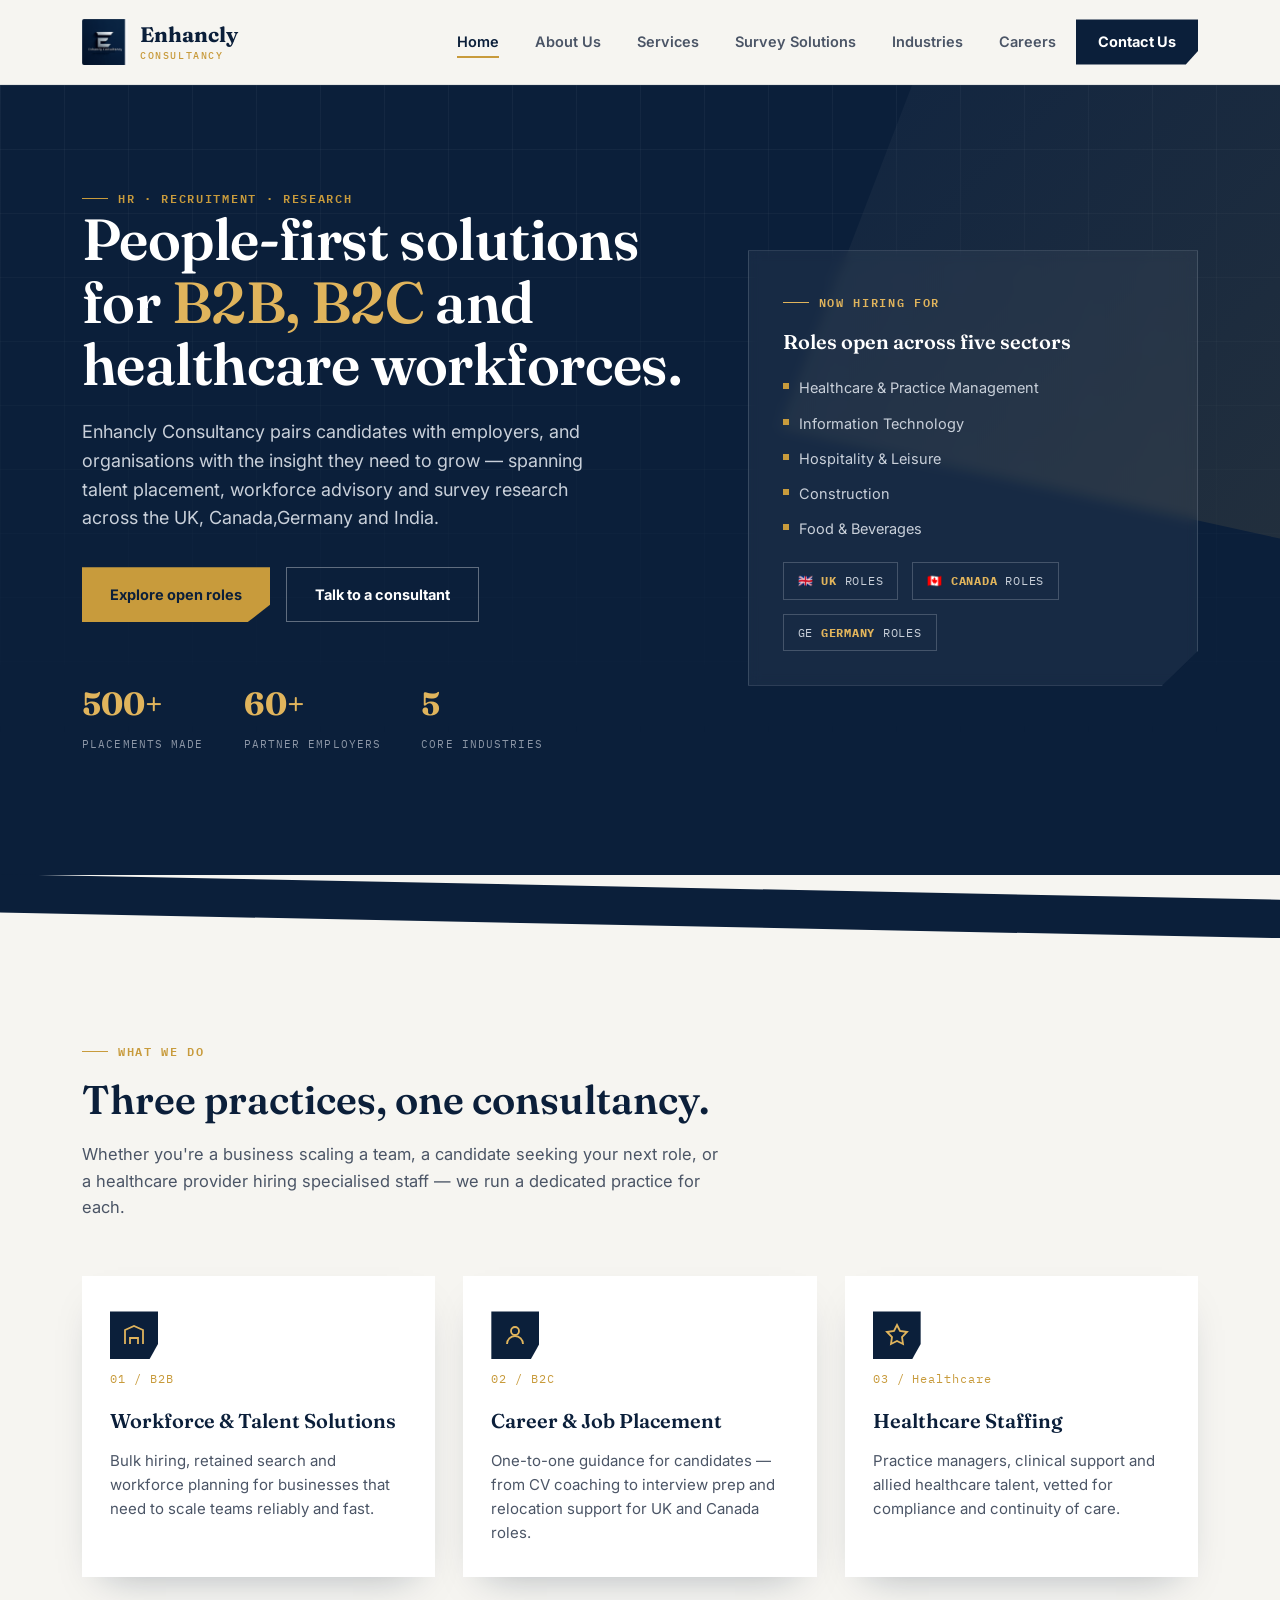
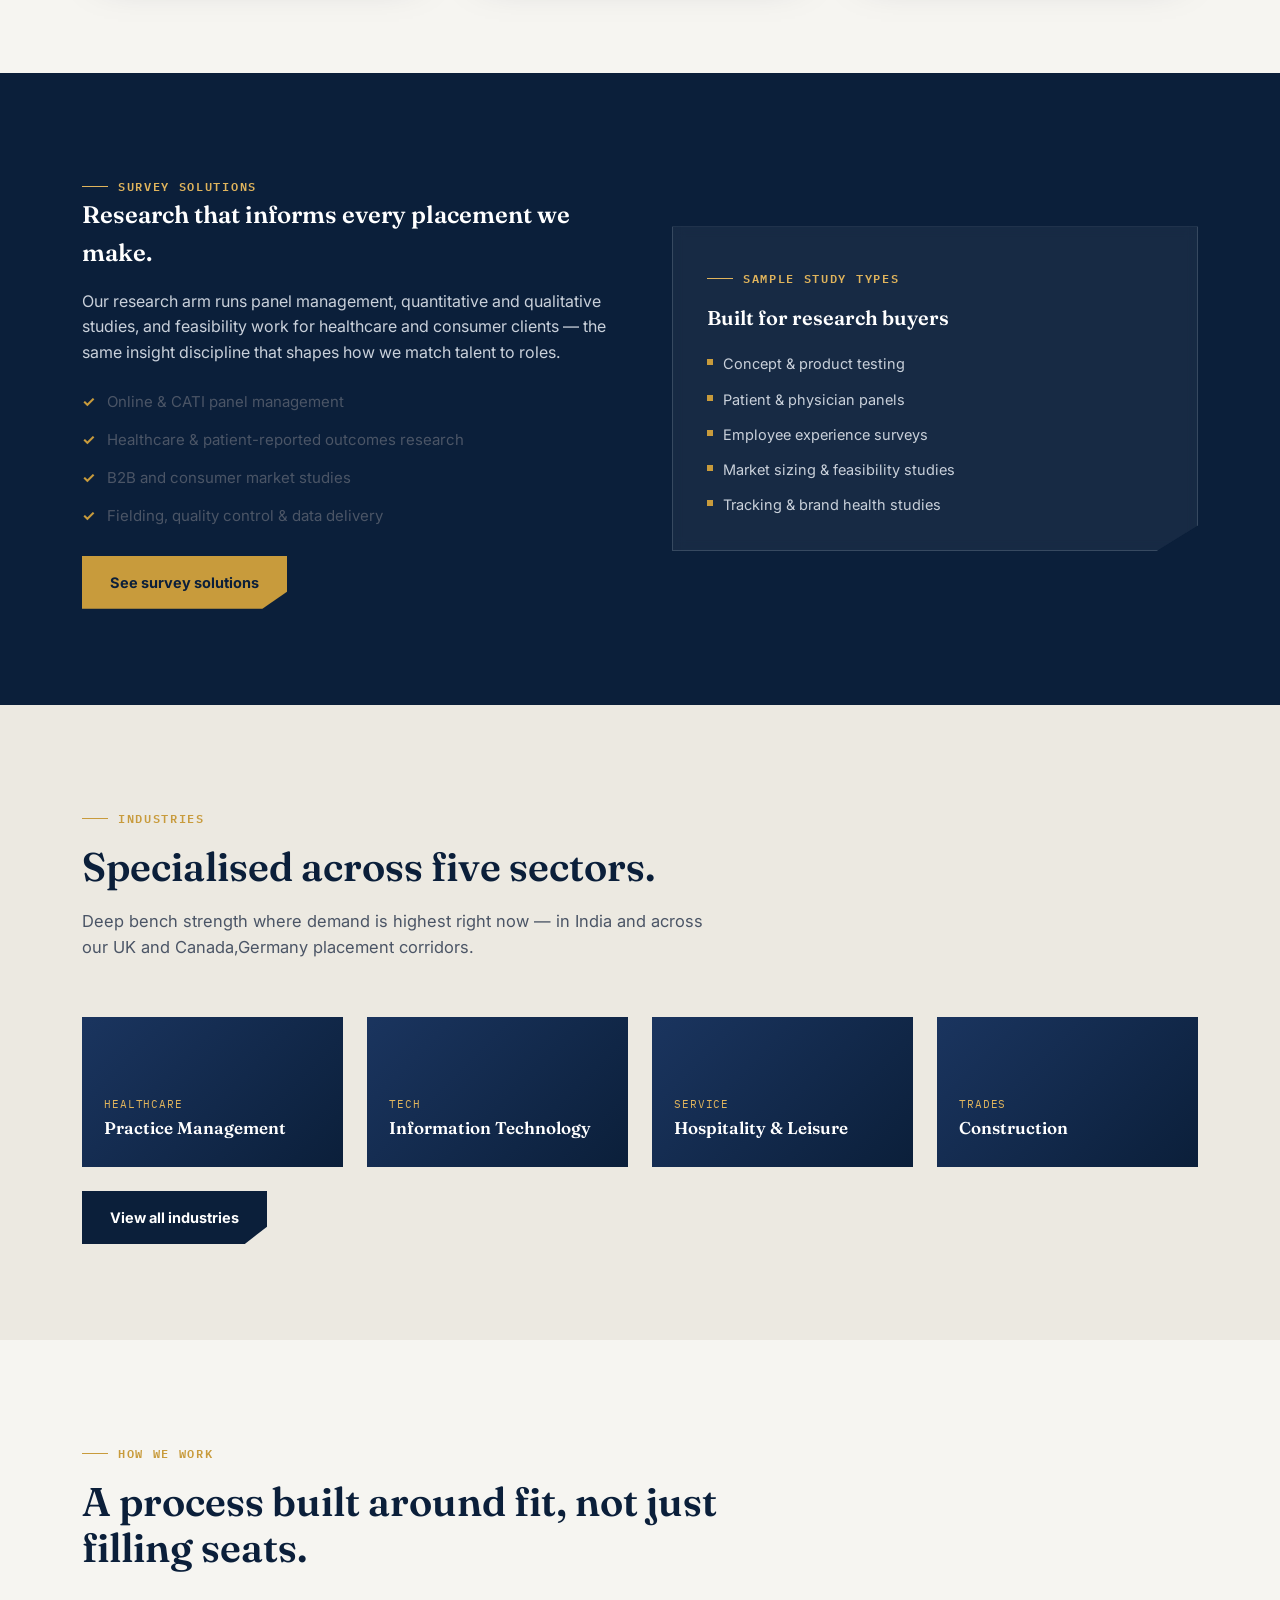
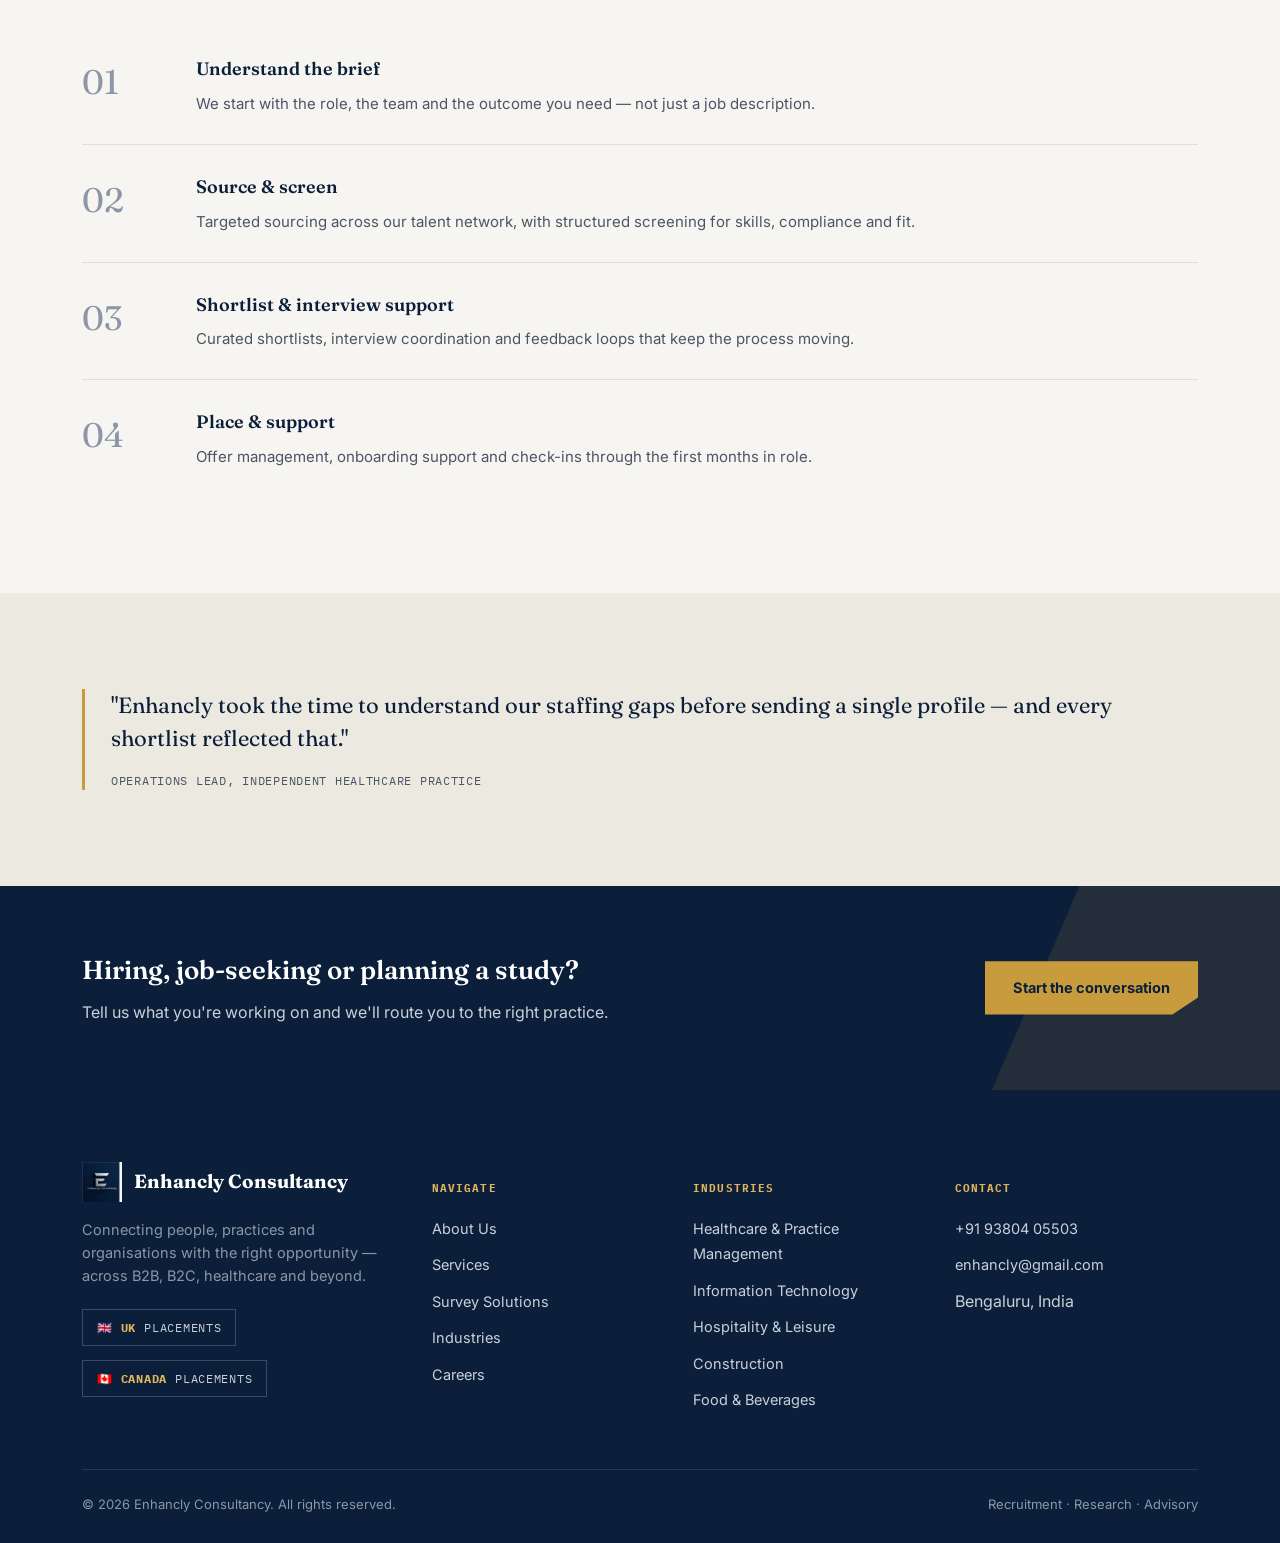
<file: index.html>
<!DOCTYPE html>
<html lang="en">
<head>
<meta charset="UTF-8">
<meta name="viewport" content="width=device-width, initial-scale=1.0">
<title>Enhancly Consultancy — HR, Recruitment & Research Solutions</title>
<meta name="description" content="Enhancly Consultancy delivers B2B workforce solutions, B2C career placement, healthcare staffing and survey research across the UK, Canada and beyond.">
<link rel="icon" href="assets/logo.jpeg">
<link rel="stylesheet" href="css/style.css">
</head>
<body>

<header class="site-header">
  <div class="container">
    <a href="index.html" class="brand">
      <img src="assets/logo.jpeg" alt="Enhancly Consultancy logo">
      <span class="brand-name">Enhancly<span>Consultancy</span></span>
    </a>
    <nav class="nav-links" id="navLinks">
      <a href="index.html">Home</a>
      <a href="about.html">About Us</a>
      <a href="services.html">Services</a>
      <a href="survey-solutions.html">Survey Solutions</a>
      <a href="industries.html">Industries</a>
      <a href="careers.html">Careers</a>
      <a href="contact.html" class="nav-cta">Contact Us</a>
    </nav>
    <button class="nav-toggle" aria-label="Toggle navigation" aria-expanded="false">
      <span></span><span></span><span></span>
    </button>
  </div>
</header>

<section class="hero">
  <div class="hero-grid-lines"></div>
  <div class="hero-shape"></div>
  <div class="container">
    <div>
      <span class="eyebrow">HR · Recruitment · Research</span>
      <h1>People-first solutions for <em>B2B, B2C</em> and healthcare workforces.</h1>
      <p class="lede">Enhancly Consultancy pairs candidates with employers, and organisations with the insight they need to grow — spanning talent placement, workforce advisory and survey research across the UK, Canada,Germany and India.</p>
      <div class="hero-cta-row">
        <a href="careers.html" class="btn btn-primary">Explore open roles</a>
        <a href="contact.html" class="btn btn-ghost">Talk to a consultant</a>
      </div>
      <div class="hero-stats">
        <div><strong data-count="500" data-suffix="+">0+</strong><span>Placements made</span></div>
        <div><strong data-count="60" data-suffix="+">0+</strong><span>Partner employers</span></div>
        <div><strong data-count="5">0</strong><span>Core industries</span></div>
      </div>
    </div>
    <div class="hero-panel">
      <span class="eyebrow">Now hiring for</span>
      <h3>Roles open across five sectors</h3>
      <ul>
        <li>Healthcare &amp; Practice Management</li>
        <li>Information Technology</li>
        <li>Hospitality &amp; Leisure</li>
        <li>Construction</li>
        <li>Food &amp; Beverages</li>
      </ul>
      <div class="flag-row">
        <div class="flag-chip">🇬🇧 <strong>UK</strong> roles</div>
        <div class="flag-chip">🇨🇦 <strong>Canada</strong> roles</div>
        <div class="flag-chip">GE <strong>Germany</strong> roles</div>
      </div>
      </div>
    </div>
  </div>
</section>
<div class="divider-angled"></div>

<section>
  <div class="container">
    <div class="section-head reveal">
      <span class="eyebrow">What we do</span>
      <h2>Three practices, one consultancy.</h2>
      <p>Whether you're a business scaling a team, a candidate seeking your next role, or a healthcare provider hiring specialised staff — we run a dedicated practice for each.</p>
    </div>
    <div class="grid-3">
      <div class="card reveal">
        <div class="card-icon"><svg viewBox="0 0 24 24" fill="none" stroke-width="1.8"><path d="M3 21V7l9-4 9 4v14M8 21v-6h8v6"/></svg></div>
        <span class="num">01 / B2B</span>
        <h3>Workforce &amp; Talent Solutions</h3>
        <p>Bulk hiring, retained search and workforce planning for businesses that need to scale teams reliably and fast.</p>
      </div>
      <div class="card reveal">
        <div class="card-icon"><svg viewBox="0 0 24 24" fill="none" stroke-width="1.8"><circle cx="12" cy="8" r="4"/><path d="M4 21c0-4.4 3.6-8 8-8s8 3.6 8 8"/></svg></div>
        <span class="num">02 / B2C</span>
        <h3>Career &amp; Job Placement</h3>
        <p>One-to-one guidance for candidates — from CV coaching to interview prep and relocation support for UK and Canada roles.</p>
      </div>
      <div class="card reveal">
        <div class="card-icon"><svg viewBox="0 0 24 24" fill="none" stroke-width="1.8"><path d="M12 2l3 6 7 1-5 5 1 7-6-3-6 3 1-7-5-5 7-1z"/></svg></div>
        <span class="num">03 / Healthcare</span>
        <h3>Healthcare Staffing</h3>
        <p>Practice managers, clinical support and allied healthcare talent, vetted for compliance and continuity of care.</p>
      </div>
    </div>
  </div>
</section>

<section class="bg-navy">
  <div class="container">
    <div class="split">
      <div class="reveal">
        <span class="eyebrow">Survey Solutions</span>
        <h2>Research that informs every placement we make.</h2>
        <p style="margin-top:16px;">Our research arm runs panel management, quantitative and qualitative studies, and feasibility work for healthcare and consumer clients — the same insight discipline that shapes how we match talent to roles.</p>
        <ul class="check-list" style="margin-top:24px;">
          <li>Online &amp; CATI panel management</li>
          <li>Healthcare &amp; patient-reported outcomes research</li>
          <li>B2B and consumer market studies</li>
          <li>Fielding, quality control &amp; data delivery</li>
        </ul>
        <a href="survey-solutions.html" class="btn btn-primary" style="margin-top:28px;">See survey solutions</a>
      </div>
      <div class="hero-panel reveal">
        <span class="eyebrow">Sample study types</span>
        <h3 style="margin-top:14px;">Built for research buyers</h3>
        <ul>
          <li>Concept &amp; product testing</li>
          <li>Patient &amp; physician panels</li>
          <li>Employee experience surveys</li>
          <li>Market sizing &amp; feasibility studies</li>
          <li>Tracking &amp; brand health studies</li>
        </ul>
      </div>
    </div>
  </div>
</section>

<section class="bg-dim">
  <div class="container">
    <div class="section-head reveal">
      <span class="eyebrow">Industries</span>
      <h2>Specialised across five sectors.</h2>
      <p>Deep bench strength where demand is highest right now — in India and across our UK and Canada,Germany placement corridors.</p>
    </div>
    <div class="grid-4">
      <div class="tile reveal"><span>Healthcare</span><h4>Practice Management</h4></div>
      <div class="tile reveal"><span>Tech</span><h4>Information Technology</h4></div>
      <div class="tile reveal"><span>Service</span><h4>Hospitality &amp; Leisure</h4></div>
      <div class="tile reveal"><span>Trades</span><h4>Construction</h4></div>
    </div>
    <div style="margin-top:24px;">
      <a href="industries.html" class="btn btn-dark">View all industries</a>
    </div>
  </div>
</section>

<section>
  <div class="container">
    <div class="section-head reveal">
      <span class="eyebrow">How we work</span>
      <h2>A process built around fit, not just filling seats.</h2>
    </div>
    <div class="process">
      <div class="process-item reveal">
        <span class="step-num">01</span>
        <div><h4>Understand the brief</h4><p>We start with the role, the team and the outcome you need — not just a job description.</p></div>
      </div>
      <div class="process-item reveal">
        <span class="step-num">02</span>
        <div><h4>Source &amp; screen</h4><p>Targeted sourcing across our talent network, with structured screening for skills, compliance and fit.</p></div>
      </div>
      <div class="process-item reveal">
        <span class="step-num">03</span>
        <div><h4>Shortlist &amp; interview support</h4><p>Curated shortlists, interview coordination and feedback loops that keep the process moving.</p></div>
      </div>
      <div class="process-item reveal">
        <span class="step-num">04</span>
        <div><h4>Place &amp; support</h4><p>Offer management, onboarding support and check-ins through the first months in role.</p></div>
      </div>
    </div>
  </div>
</section>

<section class="bg-dim">
  <div class="container">
    <div class="quote-block reveal">
      <p>"Enhancly took the time to understand our staffing gaps before sending a single profile — and every shortlist reflected that."</p>
      <footer>Operations Lead, Independent Healthcare Practice</footer>
    </div>
  </div>
</section>

<section class="cta-band">
  <div class="container">
    <div>
      <h3>Hiring, job-seeking or planning a study?</h3>
      <p>Tell us what you're working on and we'll route you to the right practice.</p>
    </div>
    <a href="contact.html" class="btn btn-primary">Start the conversation</a>
  </div>
</section>

<footer class="site-footer">
  <div class="container">
    <div class="footer-grid">
      <div>
        <div class="footer-brand"><img src="assets/logo.jpeg" alt="Enhancly Consultancy"><span>Enhancly Consultancy</span></div>
        <p class="tagline">Connecting people, practices and organisations with the right opportunity — across B2B, B2C, healthcare and beyond.</p>
        <div class="flag-row">
          <div class="flag-chip">🇬🇧 <strong>UK</strong> Placements</div>
          <div class="flag-chip">🇨🇦 <strong>Canada</strong> Placements</div>
        </div>
      </div>
      <div class="footer-col">
        <h5>Navigate</h5>
        <ul>
          <li><a href="about.html">About Us</a></li>
          <li><a href="services.html">Services</a></li>
          <li><a href="survey-solutions.html">Survey Solutions</a></li>
          <li><a href="industries.html">Industries</a></li>
          <li><a href="careers.html">Careers</a></li>
        </ul>
      </div>
      <div class="footer-col">
        <h5>Industries</h5>
        <ul>
          <li><a href="industries.html">Healthcare &amp; Practice Management</a></li>
          <li><a href="industries.html">Information Technology</a></li>
          <li><a href="industries.html">Hospitality &amp; Leisure</a></li>
          <li><a href="industries.html">Construction</a></li>
          <li><a href="industries.html">Food &amp; Beverages</a></li>
        </ul>
      </div>
      <div class="footer-col">
        <h5>Contact</h5>
        <ul>
          <li><a href="tel:+919380405503">+91 93804 05503</a></li>
          <li><a href="mailto:enhancly@gmail.com">enhancly@gmail.com</a></li>
          <li>Bengaluru, India</li>
        </ul>
      </div>
    </div>
    <div class="footer-bottom">
      <span>© 2026 Enhancly Consultancy. All rights reserved.</span>
      <span>Recruitment · Research · Advisory</span>
    </div>
  </div>
</footer>
<div class="to-top" aria-label="Back to top">↑</div>
<script src="js/main.js"></script>
</body>
</html>
</file>
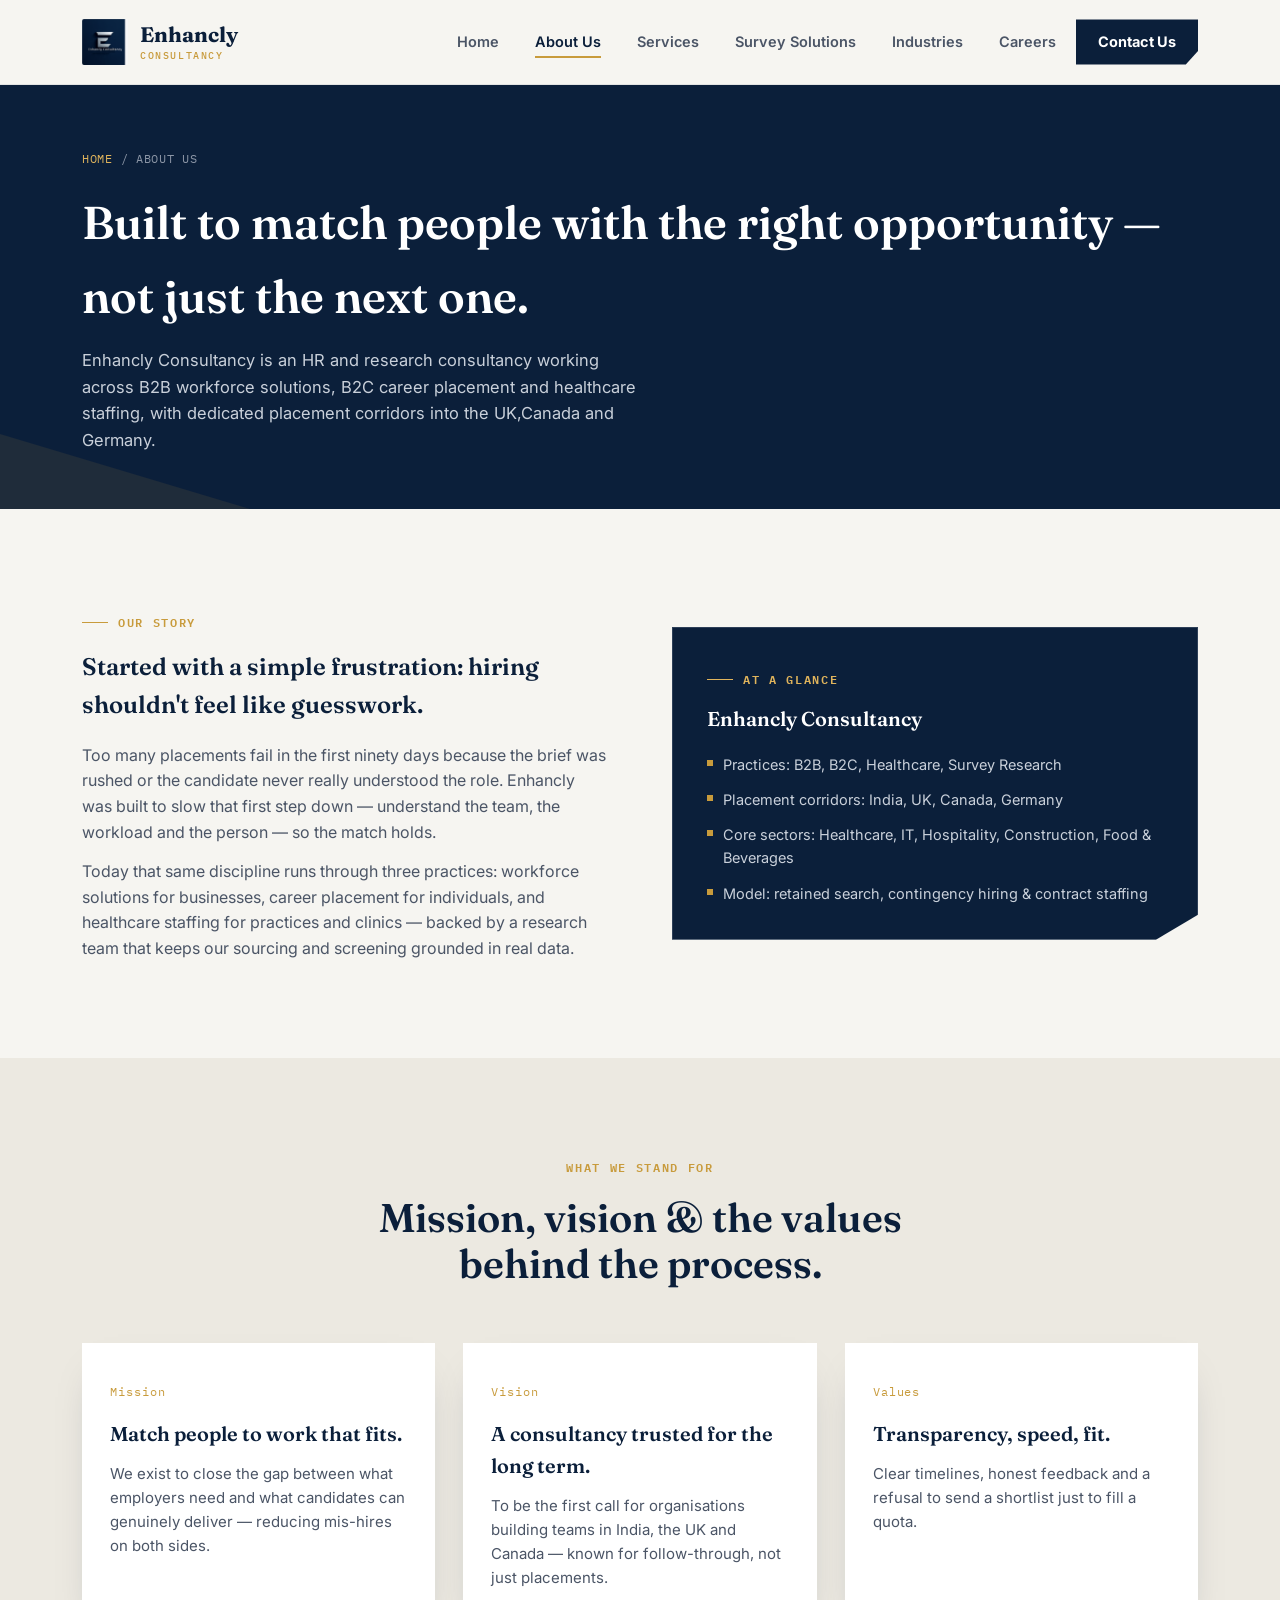
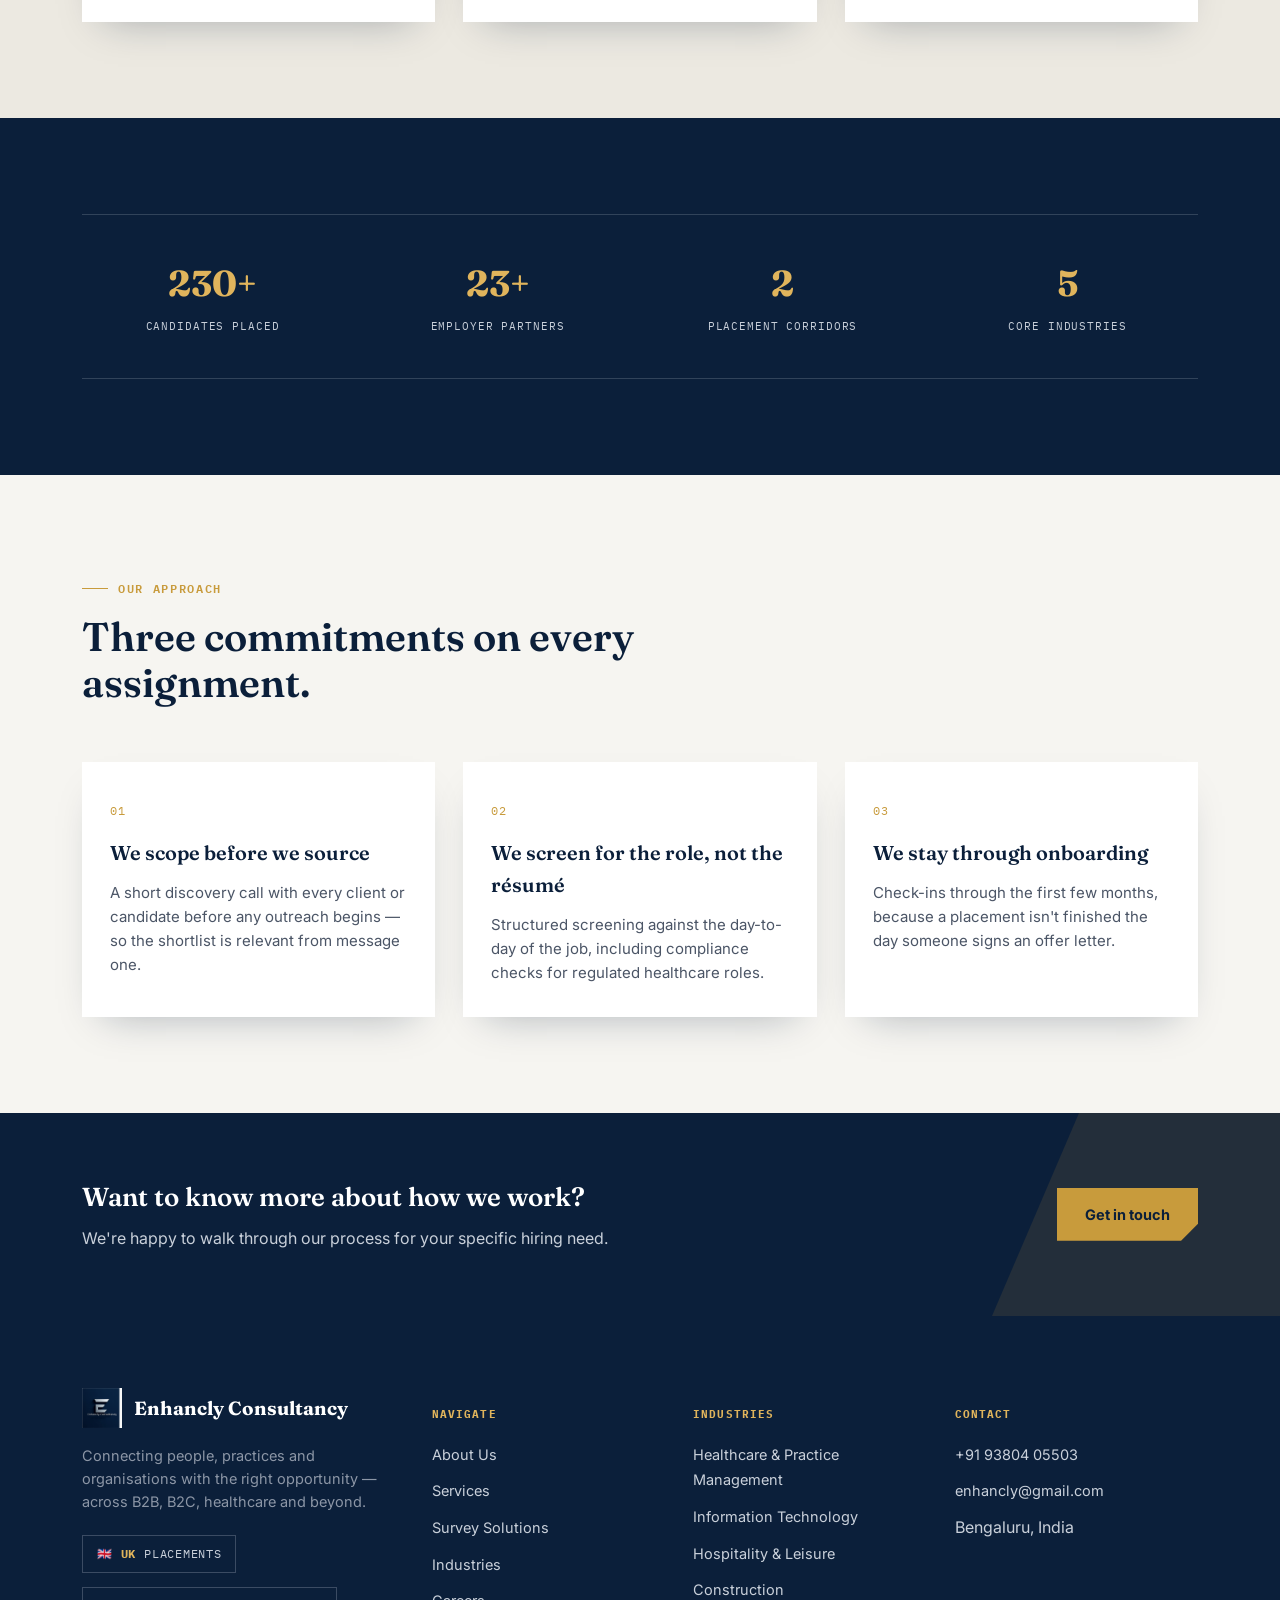
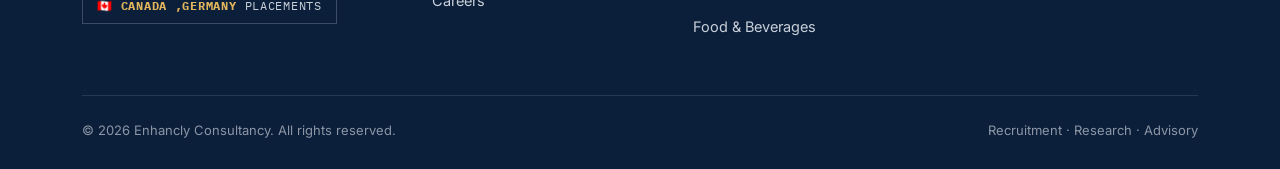
<file: about.html>
<!DOCTYPE html>
<html lang="en">
<head>
<meta charset="UTF-8">
<meta name="viewport" content="width=device-width, initial-scale=1.0">
<title>About Us — Enhancly Consultancy</title>
<meta name="description" content="Learn about Enhancly Consultancy — our story, mission and approach to HR, recruitment and research services.">
<link rel="icon" href="assets/logo.jpeg">
<link rel="stylesheet" href="css/style.css">
</head>
<body>

<header class="site-header">
  <div class="container">
    <a href="index.html" class="brand">
      <img src="assets/logo.jpeg" alt="Enhancly Consultancy logo">
      <span class="brand-name">Enhancly<span>Consultancy</span></span>
    </a>
    <nav class="nav-links" id="navLinks">
      <a href="index.html">Home</a>
      <a href="about.html">About Us</a>
      <a href="services.html">Services</a>
      <a href="survey-solutions.html">Survey Solutions</a>
      <a href="industries.html">Industries</a>
      <a href="careers.html">Careers</a>
      <a href="contact.html" class="nav-cta">Contact Us</a>
    </nav>
    <button class="nav-toggle" aria-label="Toggle navigation" aria-expanded="false">
      <span></span><span></span><span></span>
    </button>
  </div>
</header>

<section class="page-intro">
  <div class="container">
    <div class="crumb"><a href="index.html">Home</a> / About Us</div>
    <h1>Built to match people with the right opportunity — not just the next one.</h1>
    <p>Enhancly Consultancy is an HR and research consultancy working across B2B workforce solutions, B2C career placement and healthcare staffing, with dedicated placement corridors into the UK,Canada and Germany.</p>
  </div>
</section>

<section>
  <div class="container">
    <div class="split">
      <div class="reveal">
        <span class="eyebrow">Our story</span>
        <h2 style="margin-top:16px;">Started with a simple frustration: hiring shouldn't feel like guesswork.</h2>
        <p style="margin-top:18px; color:var(--ink-soft);">Too many placements fail in the first ninety days because the brief was rushed or the candidate never really understood the role. Enhancly was built to slow that first step down — understand the team, the workload and the person — so the match holds.</p>
        <p style="margin-top:14px; color:var(--ink-soft);">Today that same discipline runs through three practices: workforce solutions for businesses, career placement for individuals, and healthcare staffing for practices and clinics — backed by a research team that keeps our sourcing and screening grounded in real data.</p>
      </div>
      <div class="hero-panel reveal" style="background: var(--navy);">
        <span class="eyebrow">At a glance</span>
        <h3 style="margin-top:14px;">Enhancly Consultancy</h3>
        <ul>
          <li>Practices: B2B, B2C, Healthcare, Survey Research</li>
          <li>Placement corridors: India, UK, Canada, Germany</li>
          <li>Core sectors: Healthcare, IT, Hospitality, Construction, Food &amp; Beverages</li>
          <li>Model: retained search, contingency hiring &amp; contract staffing</li>
        </ul>
      </div>
    </div>
  </div>
</section>

<section class="bg-dim">
  <div class="container">
    <div class="section-head center reveal" style="margin-left:auto; margin-right:auto;">
      <span class="eyebrow">What we stand for</span>
      <h2>Mission, vision &amp; the values behind the process.</h2>
    </div>
    <div class="grid-3">
      <div class="card reveal">
        <span class="num">Mission</span>
        <h3>Match people to work that fits.</h3>
        <p>We exist to close the gap between what employers need and what candidates can genuinely deliver — reducing mis-hires on both sides.</p>
      </div>
      <div class="card reveal">
        <span class="num">Vision</span>
        <h3>A consultancy trusted for the long term.</h3>
        <p>To be the first call for organisations building teams in India, the UK and Canada — known for follow-through, not just placements.</p>
      </div>
      <div class="card reveal">
        <span class="num">Values</span>
        <h3>Transparency, speed, fit.</h3>
        <p>Clear timelines, honest feedback and a refusal to send a shortlist just to fill a quota.</p>
      </div>
    </div>
  </div>
</section>

<section class="bg-navy">
  <div class="container">
    <div class="stat-strip reveal">
      <div><strong data-count="500" data-suffix="+">0</strong><span>Candidates placed</span></div>
      <div><strong data-count="60" data-suffix="+">0</strong><span>Employer partners</span></div>
      <div><strong data-count="2">0</strong><span>Placement corridors</span></div>
      <div><strong data-count="5">0</strong><span>Core industries</span></div>
    </div>
  </div>
</section>

<section>
  <div class="container">
    <div class="section-head reveal">
      <span class="eyebrow">Our approach</span>
      <h2>Three commitments on every assignment.</h2>
    </div>
    <div class="grid-3">
      <div class="card reveal">
        <span class="num">01</span>
        <h3>We scope before we source</h3>
        <p>A short discovery call with every client or candidate before any outreach begins — so the shortlist is relevant from message one.</p>
      </div>
      <div class="card reveal">
        <span class="num">02</span>
        <h3>We screen for the role, not the résumé</h3>
        <p>Structured screening against the day-to-day of the job, including compliance checks for regulated healthcare roles.</p>
      </div>
      <div class="card reveal">
        <span class="num">03</span>
        <h3>We stay through onboarding</h3>
        <p>Check-ins through the first few months, because a placement isn't finished the day someone signs an offer letter.</p>
      </div>
    </div>
  </div>
</section>

<section class="cta-band">
  <div class="container">
    <div>
      <h3>Want to know more about how we work?</h3>
      <p>We're happy to walk through our process for your specific hiring need.</p>
    </div>
    <a href="contact.html" class="btn btn-primary">Get in touch</a>
  </div>
</section>

<footer class="site-footer">
  <div class="container">
    <div class="footer-grid">
      <div>
        <div class="footer-brand"><img src="assets/logo.jpeg" alt="Enhancly Consultancy"><span>Enhancly Consultancy</span></div>
        <p class="tagline">Connecting people, practices and organisations with the right opportunity — across B2B, B2C, healthcare and beyond.</p>
        <div class="flag-row">
          <div class="flag-chip">🇬🇧 <strong>UK</strong> Placements</div>
          <div class="flag-chip">🇨🇦 <strong>Canada ,Germany</strong> Placements</div>
        </div>
      </div>
      <div class="footer-col">
        <h5>Navigate</h5>
        <ul>
          <li><a href="about.html">About Us</a></li>
          <li><a href="services.html">Services</a></li>
          <li><a href="survey-solutions.html">Survey Solutions</a></li>
          <li><a href="industries.html">Industries</a></li>
          <li><a href="careers.html">Careers</a></li>
        </ul>
      </div>
      <div class="footer-col">
        <h5>Industries</h5>
        <ul>
          <li><a href="industries.html">Healthcare &amp; Practice Management</a></li>
          <li><a href="industries.html">Information Technology</a></li>
          <li><a href="industries.html">Hospitality &amp; Leisure</a></li>
          <li><a href="industries.html">Construction</a></li>
          <li><a href="industries.html">Food &amp; Beverages</a></li>
        </ul>
      </div>
      <div class="footer-col">
        <h5>Contact</h5>
        <ul>
          <li><a href="tel:+919380405503">+91 93804 05503</a></li>
          <li><a href="mailto:enhancly@gmail.com">enhancly@gmail.com</a></li>
          <li>Bengaluru, India</li>
        </ul>
      </div>
    </div>
    <div class="footer-bottom">
      <span>© 2026 Enhancly Consultancy. All rights reserved.</span>
      <span>Recruitment · Research · Advisory</span>
    </div>
  </div>
</footer>
<div class="to-top" aria-label="Back to top">↑</div>
<script src="js/main.js"></script>
</body>
</html>
</file>
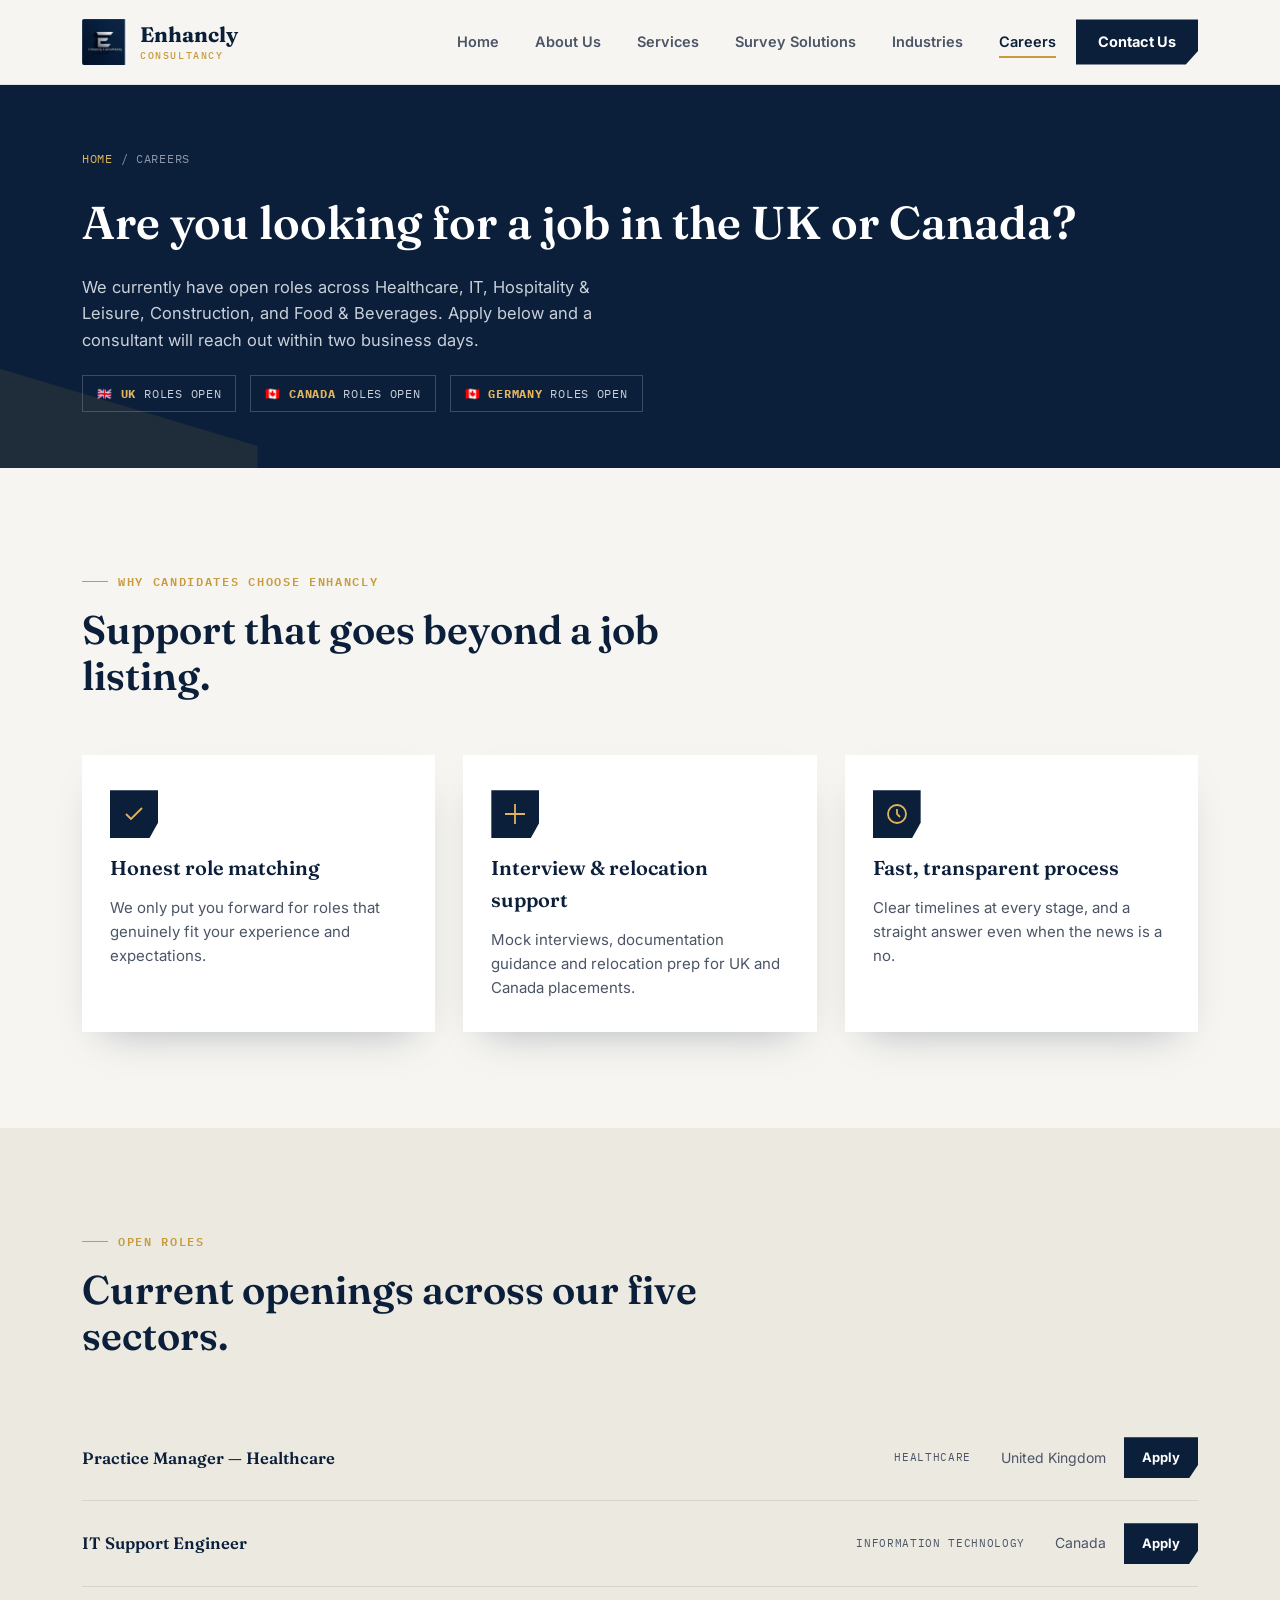
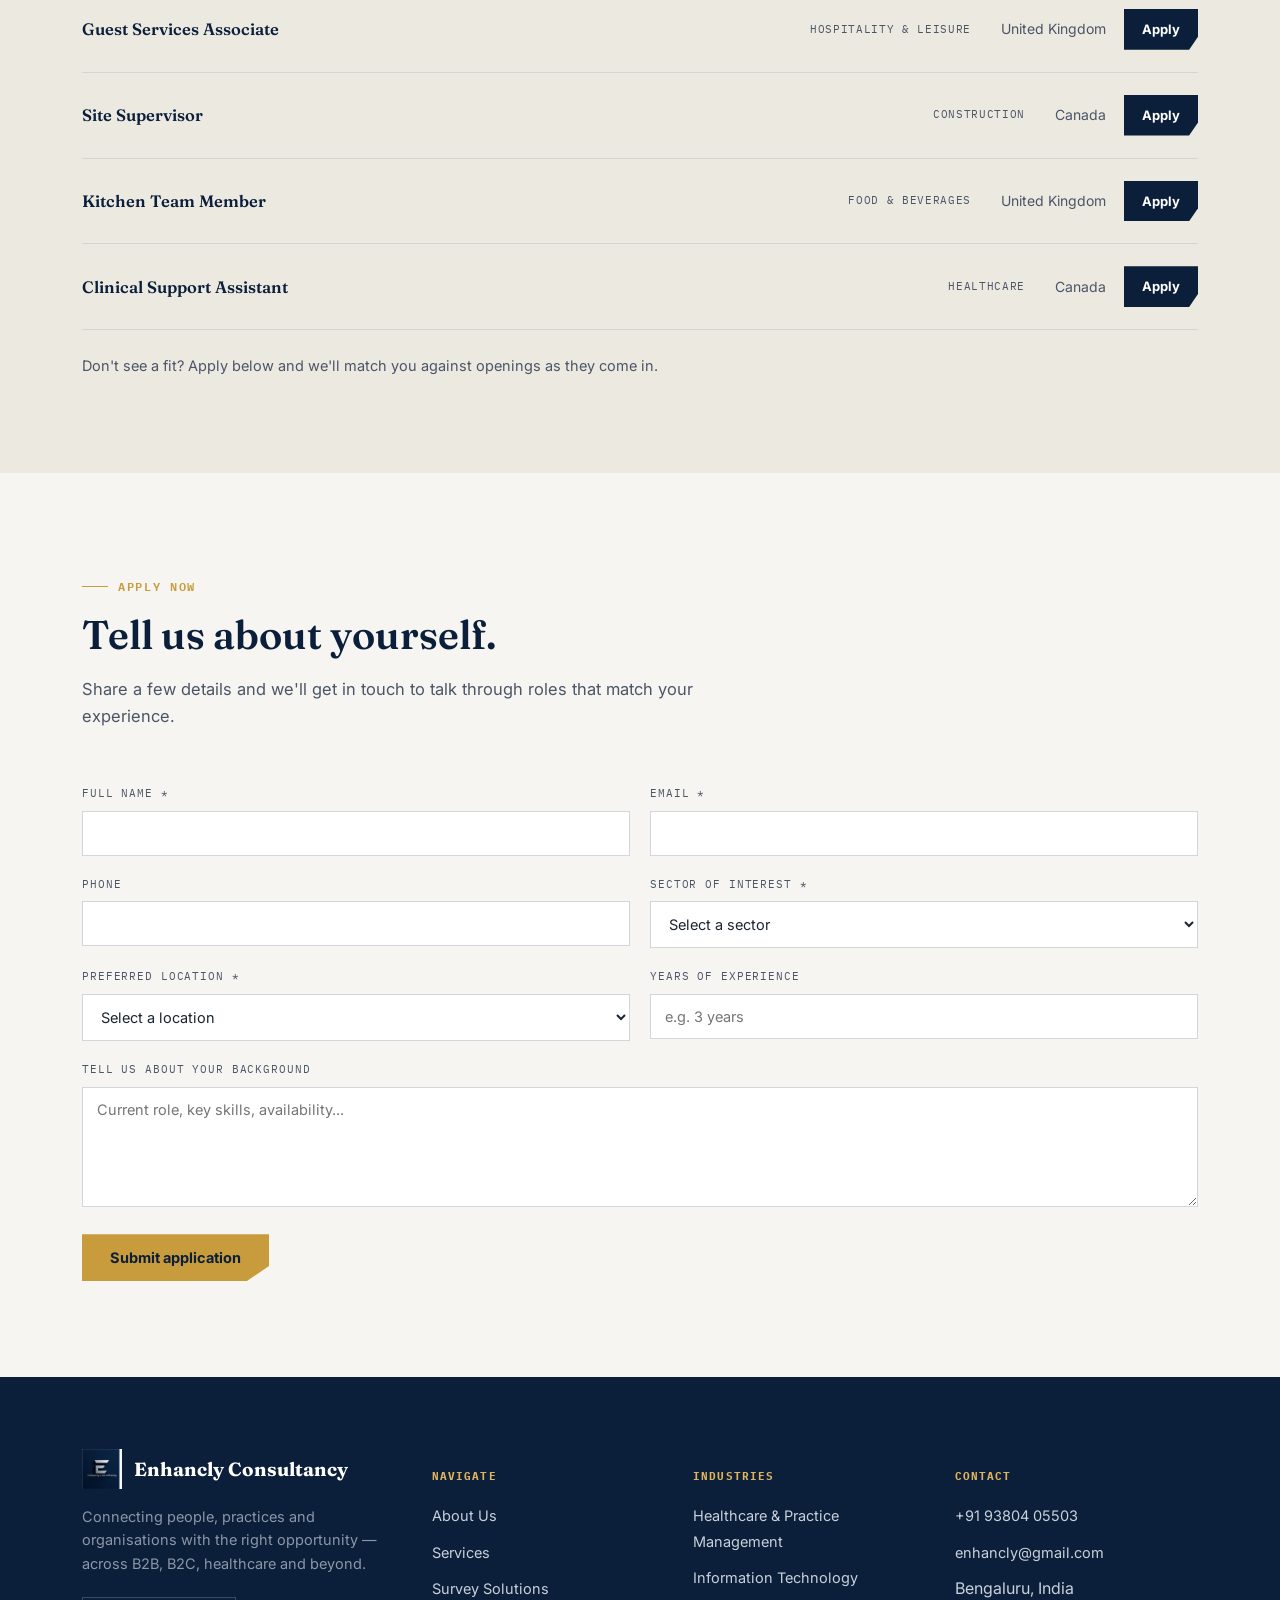
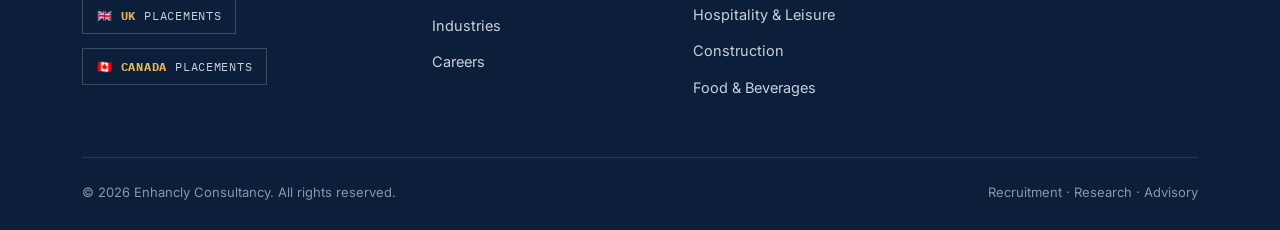
<file: careers.html>
<!DOCTYPE html>
<html lang="en">
<head>
<meta charset="UTF-8">
<meta name="viewport" content="width=device-width, initial-scale=1.0">
<title>Careers — Enhancly Consultancy</title>
<meta name="description" content="Browse open roles and apply through Enhancly Consultancy — hiring across Healthcare, IT, Hospitality, Construction and Food & Beverages in the UK and Canada.">
<link rel="icon" href="assets/logo.jpeg">
<link rel="stylesheet" href="css/style.css">
</head>
<body>

<header class="site-header">
  <div class="container">
    <a href="index.html" class="brand">
      <img src="assets/logo.jpeg" alt="Enhancly Consultancy logo">
      <span class="brand-name">Enhancly<span>Consultancy</span></span>
    </a>
    <nav class="nav-links" id="navLinks">
      <a href="index.html">Home</a>
      <a href="about.html">About Us</a>
      <a href="services.html">Services</a>
      <a href="survey-solutions.html">Survey Solutions</a>
      <a href="industries.html">Industries</a>
      <a href="careers.html">Careers</a>
      <a href="contact.html" class="nav-cta">Contact Us</a>
    </nav>
    <button class="nav-toggle" aria-label="Toggle navigation" aria-expanded="false">
      <span></span><span></span><span></span>
    </button>
  </div>
</header>

<section class="page-intro">
  <div class="container">
    <div class="crumb"><a href="index.html">Home</a> / Careers</div>
    <h1>Are you looking for a job in the UK or Canada?</h1>
    <p>We currently have open roles across Healthcare, IT, Hospitality &amp; Leisure, Construction, and Food &amp; Beverages. Apply below and a consultant will reach out within two business days.</p>
    <div class="flag-row">
      <div class="flag-chip">🇬🇧 <strong>UK</strong> roles open</div>
      <div class="flag-chip">🇨🇦 <strong>Canada</strong> roles open</div>
      <div class="flag-chip">🇨🇦 <strong>Germany</strong> roles open</div>
    </div>
  </div>
    </div>
  </div>
</section>

<section>
  <div class="container">
    <div class="section-head reveal">
      <span class="eyebrow">Why candidates choose Enhancly</span>
      <h2>Support that goes beyond a job listing.</h2>
    </div>
    <div class="grid-3">
      <div class="card reveal">
        <div class="card-icon"><svg viewBox="0 0 24 24" fill="none" stroke-width="1.8"><path d="M20 6L9 17l-5-5"/></svg></div>
        <h3>Honest role matching</h3>
        <p>We only put you forward for roles that genuinely fit your experience and expectations.</p>
      </div>
      <div class="card reveal">
        <div class="card-icon"><svg viewBox="0 0 24 24" fill="none" stroke-width="1.8"><path d="M12 2v20M2 12h20"/></svg></div>
        <h3>Interview &amp; relocation support</h3>
        <p>Mock interviews, documentation guidance and relocation prep for UK and Canada placements.</p>
      </div>
      <div class="card reveal">
        <div class="card-icon"><svg viewBox="0 0 24 24" fill="none" stroke-width="1.8"><circle cx="12" cy="12" r="9"/><path d="M12 7v5l3 3"/></svg></div>
        <h3>Fast, transparent process</h3>
        <p>Clear timelines at every stage, and a straight answer even when the news is a no.</p>
      </div>
    </div>
  </div>
</section>

<section class="bg-dim">
  <div class="container">
    <div class="section-head reveal">
      <span class="eyebrow">Open roles</span>
      <h2>Current openings across our five sectors.</h2>
    </div>
    <div class="reveal">
      <div class="job-row">
        <h4>Practice Manager — Healthcare</h4>
        <span class="tag">Healthcare</span>
        <span class="loc">United Kingdom</span>
        <a href="#apply" class="btn btn-dark" style="padding:10px 18px; font-size:13px;">Apply</a>
      </div>
      <div class="job-row">
        <h4>IT Support Engineer</h4>
        <span class="tag">Information Technology</span>
        <span class="loc">Canada</span>
        <a href="#apply" class="btn btn-dark" style="padding:10px 18px; font-size:13px;">Apply</a>
      </div>
      <div class="job-row">
        <h4>Guest Services Associate</h4>
        <span class="tag">Hospitality &amp; Leisure</span>
        <span class="loc">United Kingdom</span>
        <a href="#apply" class="btn btn-dark" style="padding:10px 18px; font-size:13px;">Apply</a>
      </div>
      <div class="job-row">
        <h4>Site Supervisor</h4>
        <span class="tag">Construction</span>
        <span class="loc">Canada</span>
        <a href="#apply" class="btn btn-dark" style="padding:10px 18px; font-size:13px;">Apply</a>
      </div>
      <div class="job-row">
        <h4>Kitchen Team Member</h4>
        <span class="tag">Food &amp; Beverages</span>
        <span class="loc">United Kingdom</span>
        <a href="#apply" class="btn btn-dark" style="padding:10px 18px; font-size:13px;">Apply</a>
      </div>
      <div class="job-row">
        <h4>Clinical Support Assistant</h4>
        <span class="tag">Healthcare</span>
        <span class="loc">Canada</span>
        <a href="#apply" class="btn btn-dark" style="padding:10px 18px; font-size:13px;">Apply</a>
      </div>
    </div>
    <p style="margin-top:24px; color:var(--ink-soft); font-size:14.5px;">Don't see a fit? Apply below and we'll match you against openings as they come in.</p>
  </div>
</section>

<section id="apply">
  <div class="container">
    <div class="section-head reveal">
      <span class="eyebrow">Apply now</span>
      <h2>Tell us about yourself.</h2>
      <p>Share a few details and we'll get in touch to talk through roles that match your experience.</p>
    </div>
    <form class="form-grid reveal" data-form action="https://formspree.io/f/xzdlwqng" method="POST" novalidate>
      <input type="hidden" name="_subject" value="New Job Application — Enhancly Website">
      <div>
        <label for="c-name">Full name *</label>
        <input type="text" id="c-name" name="name" required>
      </div>
      <div>
        <label for="c-email">Email *</label>
        <input type="email" id="c-email" name="email" required>
      </div>
      <div>
        <label for="c-phone">Phone</label>
        <input type="tel" id="c-phone" name="phone">
      </div>
      <div>
        <label for="c-sector">Sector of interest *</label>
        <select id="c-sector" name="sector" required>
          <option value="">Select a sector</option>
          <option>Healthcare / Practice Manager</option>
          <option>Information Technology</option>
          <option>Hospitality &amp; Leisure</option>
          <option>Construction</option>
          <option>Food &amp; Beverages</option>
        </select>
      </div>
      <div>
        <label for="c-location">Preferred location *</label>
        <select id="c-location" name="location" required>
          <option value="">Select a location</option>
          <option>United Kingdom</option>
          <option>Canada</option>
          <option>India</option>
          <option>Open to relocation</option>
        </select>
      </div>
      <div>
        <label for="c-experience">Years of experience</label>
        <input type="text" id="c-experience" name="experience" placeholder="e.g. 3 years">
      </div>
      <div class="full">
        <label for="c-message">Tell us about your background</label>
        <textarea id="c-message" name="message" placeholder="Current role, key skills, availability..."></textarea>
      </div>
      <div class="full">
        <button type="submit" class="btn btn-primary">Submit application</button>
        <p class="form-status"></p>
      </div>
    </form>
  </div>
</section>

<footer class="site-footer">
  <div class="container">
    <div class="footer-grid">
      <div>
        <div class="footer-brand"><img src="assets/logo.jpeg" alt="Enhancly Consultancy"><span>Enhancly Consultancy</span></div>
        <p class="tagline">Connecting people, practices and organisations with the right opportunity — across B2B, B2C, healthcare and beyond.</p>
        <div class="flag-row">
          <div class="flag-chip">🇬🇧 <strong>UK</strong> Placements</div>
          <div class="flag-chip">🇨🇦 <strong>Canada</strong> Placements</div>
        </div>
      </div>
      <div class="footer-col">
        <h5>Navigate</h5>
        <ul>
          <li><a href="about.html">About Us</a></li>
          <li><a href="services.html">Services</a></li>
          <li><a href="survey-solutions.html">Survey Solutions</a></li>
          <li><a href="industries.html">Industries</a></li>
          <li><a href="careers.html">Careers</a></li>
        </ul>
      </div>
      <div class="footer-col">
        <h5>Industries</h5>
        <ul>
          <li><a href="industries.html">Healthcare &amp; Practice Management</a></li>
          <li><a href="industries.html">Information Technology</a></li>
          <li><a href="industries.html">Hospitality &amp; Leisure</a></li>
          <li><a href="industries.html">Construction</a></li>
          <li><a href="industries.html">Food &amp; Beverages</a></li>
        </ul>
      </div>
      <div class="footer-col">
        <h5>Contact</h5>
        <ul>
          <li><a href="tel:+919380405503">+91 93804 05503</a></li>
          <li><a href="mailto:enhancly@gmail.com">enhancly@gmail.com</a></li>
          <li>Bengaluru, India</li>
        </ul>
      </div>
    </div>
    <div class="footer-bottom">
      <span>© 2026 Enhancly Consultancy. All rights reserved.</span>
      <span>Recruitment · Research · Advisory</span>
    </div>
  </div>
</footer>
<div class="to-top" aria-label="Back to top">↑</div>
<script src="js/main.js"></script>
</body>
</html>
</file>
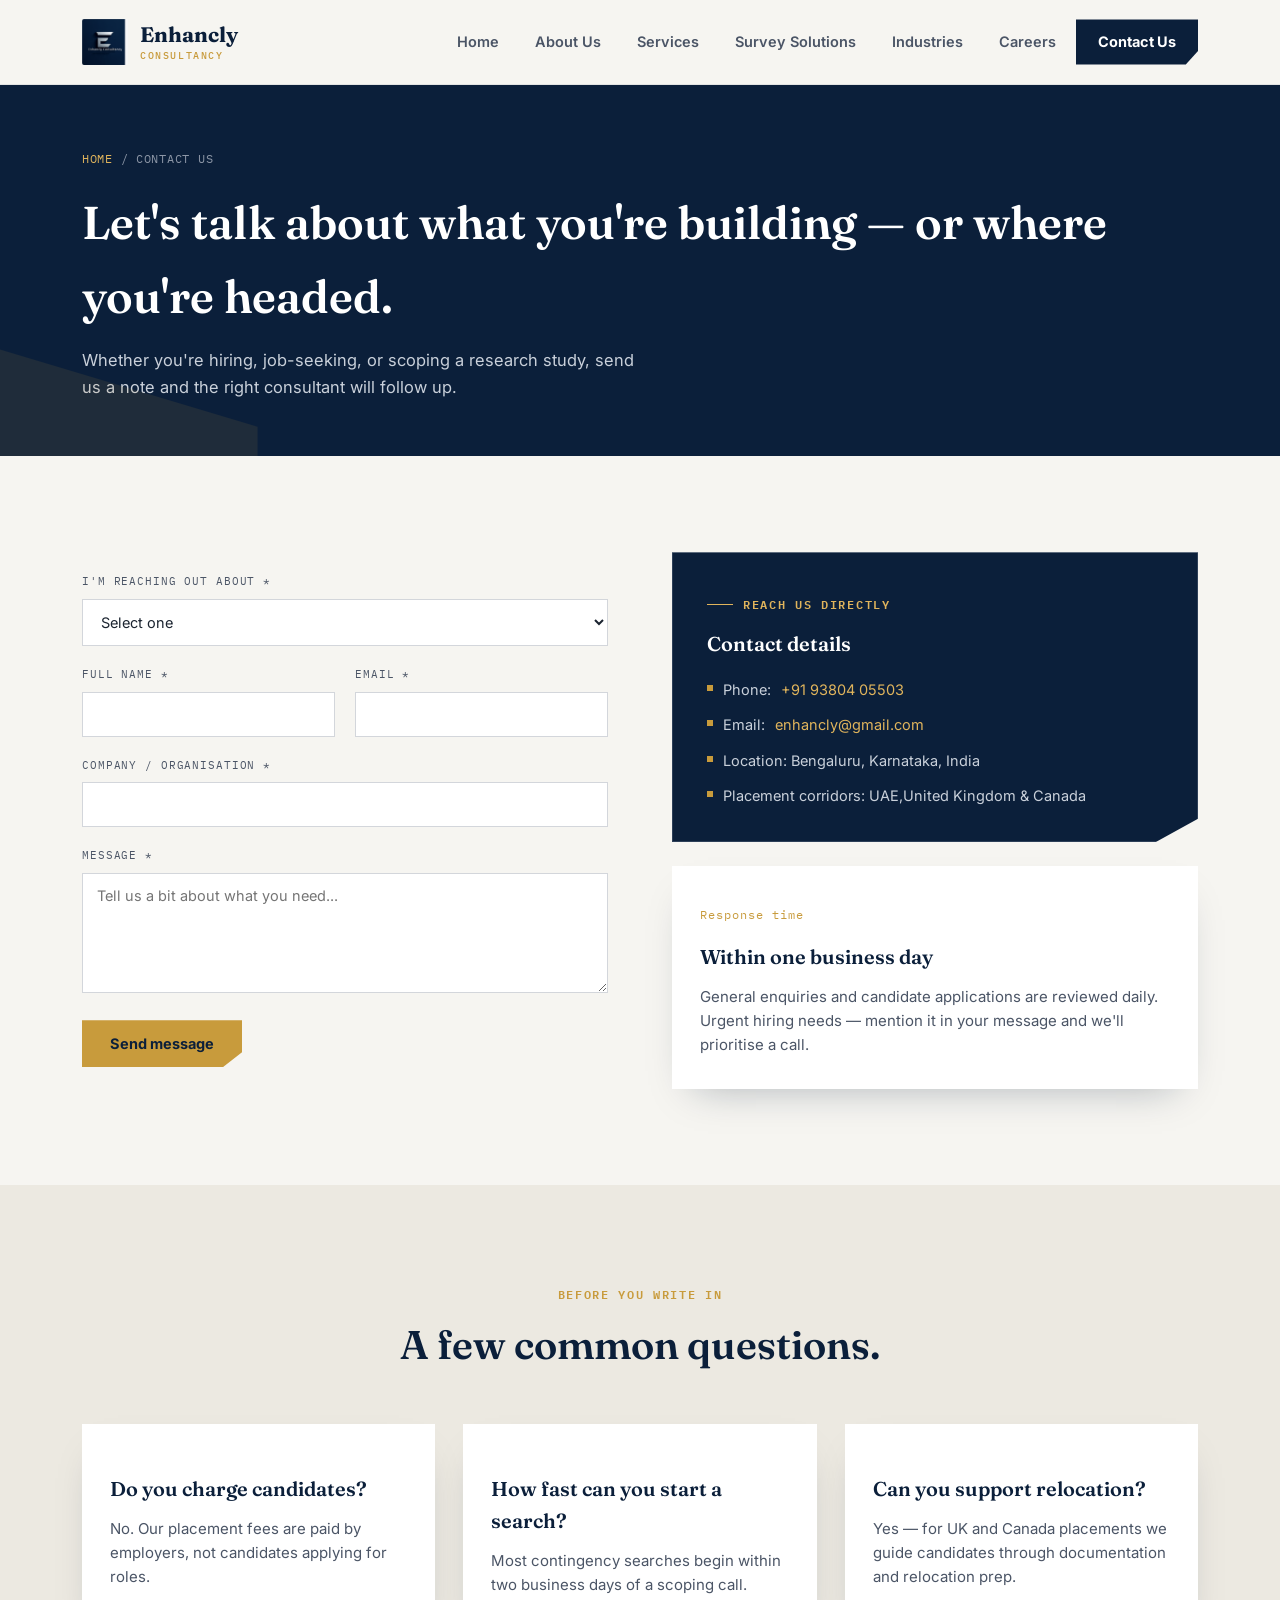
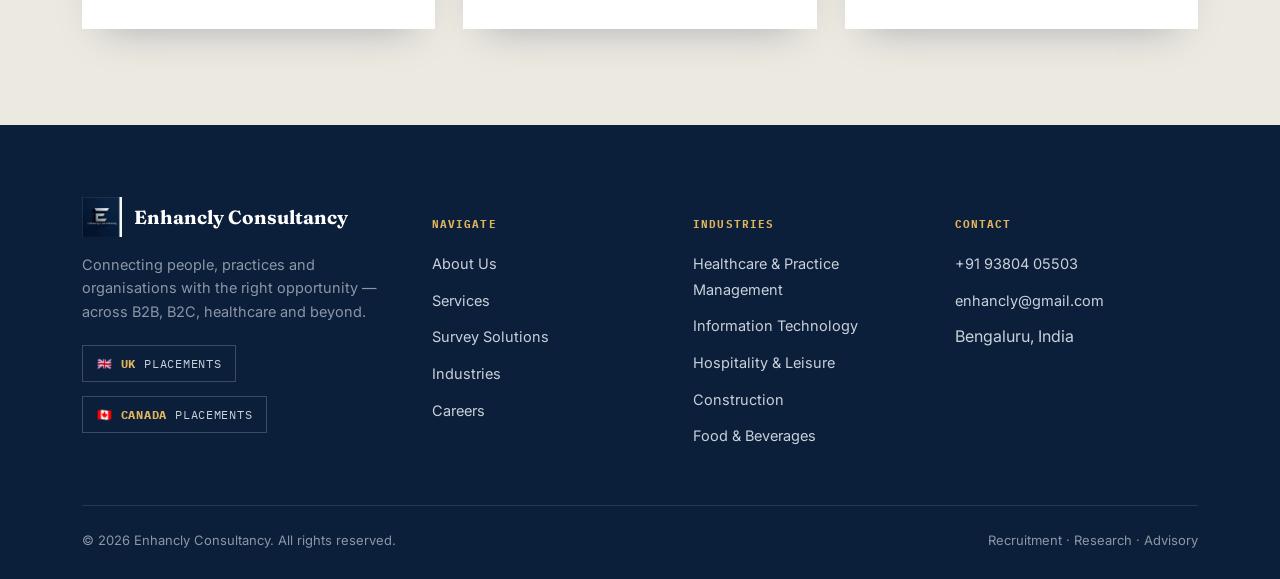
<file: contact.html>
<!DOCTYPE html>
<html lang="en">
<head>
<meta charset="UTF-8">
<meta name="viewport" content="width=device-width, initial-scale=1.0">
<title>Contact Us — Enhancly Consultancy</title>
<meta name="description" content="Get in touch with Enhancly Consultancy for hiring, job search or research enquiries.">
<link rel="icon" href="assets/logo.jpeg">
<link rel="stylesheet" href="css/style.css">
</head>
<body>

<header class="site-header">
  <div class="container">
    <a href="index.html" class="brand">
      <img src="assets/logo.jpeg" alt="Enhancly Consultancy logo">
      <span class="brand-name">Enhancly<span>Consultancy</span></span>
    </a>
    <nav class="nav-links" id="navLinks">
      <a href="index.html">Home</a>
      <a href="about.html">About Us</a>
      <a href="services.html">Services</a>
      <a href="survey-solutions.html">Survey Solutions</a>
      <a href="industries.html">Industries</a>
      <a href="careers.html">Careers</a>
      <a href="contact.html" class="nav-cta">Contact Us</a>
    </nav>
    <button class="nav-toggle" aria-label="Toggle navigation" aria-expanded="false">
      <span></span><span></span><span></span>
    </button>
  </div>
</header>

<section class="page-intro">
  <div class="container">
    <div class="crumb"><a href="index.html">Home</a> / Contact Us</div>
    <h1>Let's talk about what you're building — or where you're headed.</h1>
    <p>Whether you're hiring, job-seeking, or scoping a research study, send us a note and the right consultant will follow up.</p>
  </div>
</section>

<section>
  <div class="container">
    <div class="split">
      <form class="form-grid reveal" data-form action="https://formspree.io/f/xzdlwqng" method="POST" novalidate>
        <input type="hidden" name="_subject" value="New Contact Us Enquiry — Enhancly Website">
        <div class="full">
          <label for="ct-reason">I'm reaching out about *</label>
          <select id="ct-reason" name="reason" required>
            <option value="">Select one</option>
            <option>Hiring for my business (B2B)</option>
            <option>Looking for a job (B2C)</option>
            <option>Healthcare staffing</option>
            <option>Survey / research solutions</option>
            <option>Something else</option>
          </select>
        </div>
        <div>
          <label for="ct-name">Full name *</label>
          <input type="text" id="ct-name" name="name" required>
        </div>
        <div>
          <label for="ct-email">Email *</label>
          <input type="email" id="ct-email" name="email" required>
        </div>
        <div class="full">
          <label for="ct-company">Company / organisation *</label>
          <input type="text" id="ct-company" name="company" required>
        </div>
        <div class="full">
          <label for="ct-message">Message *</label>
          <textarea id="ct-message" name="message" required placeholder="Tell us a bit about what you need..."></textarea>
        </div>
        <div class="full">
          <button type="submit" class="btn btn-primary">Send message</button>
          <p class="form-status"></p>
        </div>
      </form>

      <div class="reveal">
        <div class="hero-panel" style="background:var(--navy);">
          <span class="eyebrow">Reach us directly</span>
          <h3 style="margin-top:14px;">Contact details</h3>
          <ul>
            <li>Phone: <a href="tel:+919380405503" style="color:var(--gold-bright);">+91 93804 05503</a></li>
            <li>Email: <a href="mailto:enhancly@gmail.com" style="color:var(--gold-bright);">enhancly@gmail.com</a></li>
            <li>Location: Bengaluru, Karnataka, India</li>
            <li>Placement corridors: UAE,United Kingdom &amp; Canada</li>
          </ul>
        </div>
        <div class="card" style="margin-top:24px;">
          <span class="num">Response time</span>
          <h3>Within one business day</h3>
          <p>General enquiries and candidate applications are reviewed daily. Urgent hiring needs — mention it in your message and we'll prioritise a call.</p>
        </div>
      </div>
    </div>
  </div>
</section>

<section class="bg-dim">
  <div class="container">
    <div class="section-head center reveal" style="margin-left:auto;margin-right:auto;">
      <span class="eyebrow">Before you write in</span>
      <h2>A few common questions.</h2>
    </div>
    <div class="grid-3">
      <div class="card reveal">
        <h3>Do you charge candidates?</h3>
        <p>No. Our placement fees are paid by employers, not candidates applying for roles.</p>
      </div>
      <div class="card reveal">
        <h3>How fast can you start a search?</h3>
        <p>Most contingency searches begin within two business days of a scoping call.</p>
      </div>
      <div class="card reveal">
        <h3>Can you support relocation?</h3>
        <p>Yes — for UK and Canada placements we guide candidates through documentation and relocation prep.</p>
      </div>
    </div>
  </div>
</section>

<footer class="site-footer">
  <div class="container">
    <div class="footer-grid">
      <div>
        <div class="footer-brand"><img src="assets/logo.jpeg" alt="Enhancly Consultancy"><span>Enhancly Consultancy</span></div>
        <p class="tagline">Connecting people, practices and organisations with the right opportunity — across B2B, B2C, healthcare and beyond.</p>
        <div class="flag-row">
          <div class="flag-chip">🇬🇧 <strong>UK</strong> Placements</div>
          <div class="flag-chip">🇨🇦 <strong>Canada</strong> Placements</div>
        </div>
      </div>
      <div class="footer-col">
        <h5>Navigate</h5>
        <ul>
          <li><a href="about.html">About Us</a></li>
          <li><a href="services.html">Services</a></li>
          <li><a href="survey-solutions.html">Survey Solutions</a></li>
          <li><a href="industries.html">Industries</a></li>
          <li><a href="careers.html">Careers</a></li>
        </ul>
      </div>
      <div class="footer-col">
        <h5>Industries</h5>
        <ul>
          <li><a href="industries.html">Healthcare &amp; Practice Management</a></li>
          <li><a href="industries.html">Information Technology</a></li>
          <li><a href="industries.html">Hospitality &amp; Leisure</a></li>
          <li><a href="industries.html">Construction</a></li>
          <li><a href="industries.html">Food &amp; Beverages</a></li>
        </ul>
      </div>
      <div class="footer-col">
        <h5>Contact</h5>
        <ul>
          <li><a href="tel:+919380405503">+91 93804 05503</a></li>
          <li><a href="mailto:enhancly@gmail.com">enhancly@gmail.com</a></li>
          <li>Bengaluru, India</li>
        </ul>
      </div>
    </div>
    <div class="footer-bottom">
      <span>© 2026 Enhancly Consultancy. All rights reserved.</span>
      <span>Recruitment · Research · Advisory</span>
    </div>
  </div>
</footer>
<div class="to-top" aria-label="Back to top">↑</div>
<script src="js/main.js"></script>
</body>
</html>
</file>
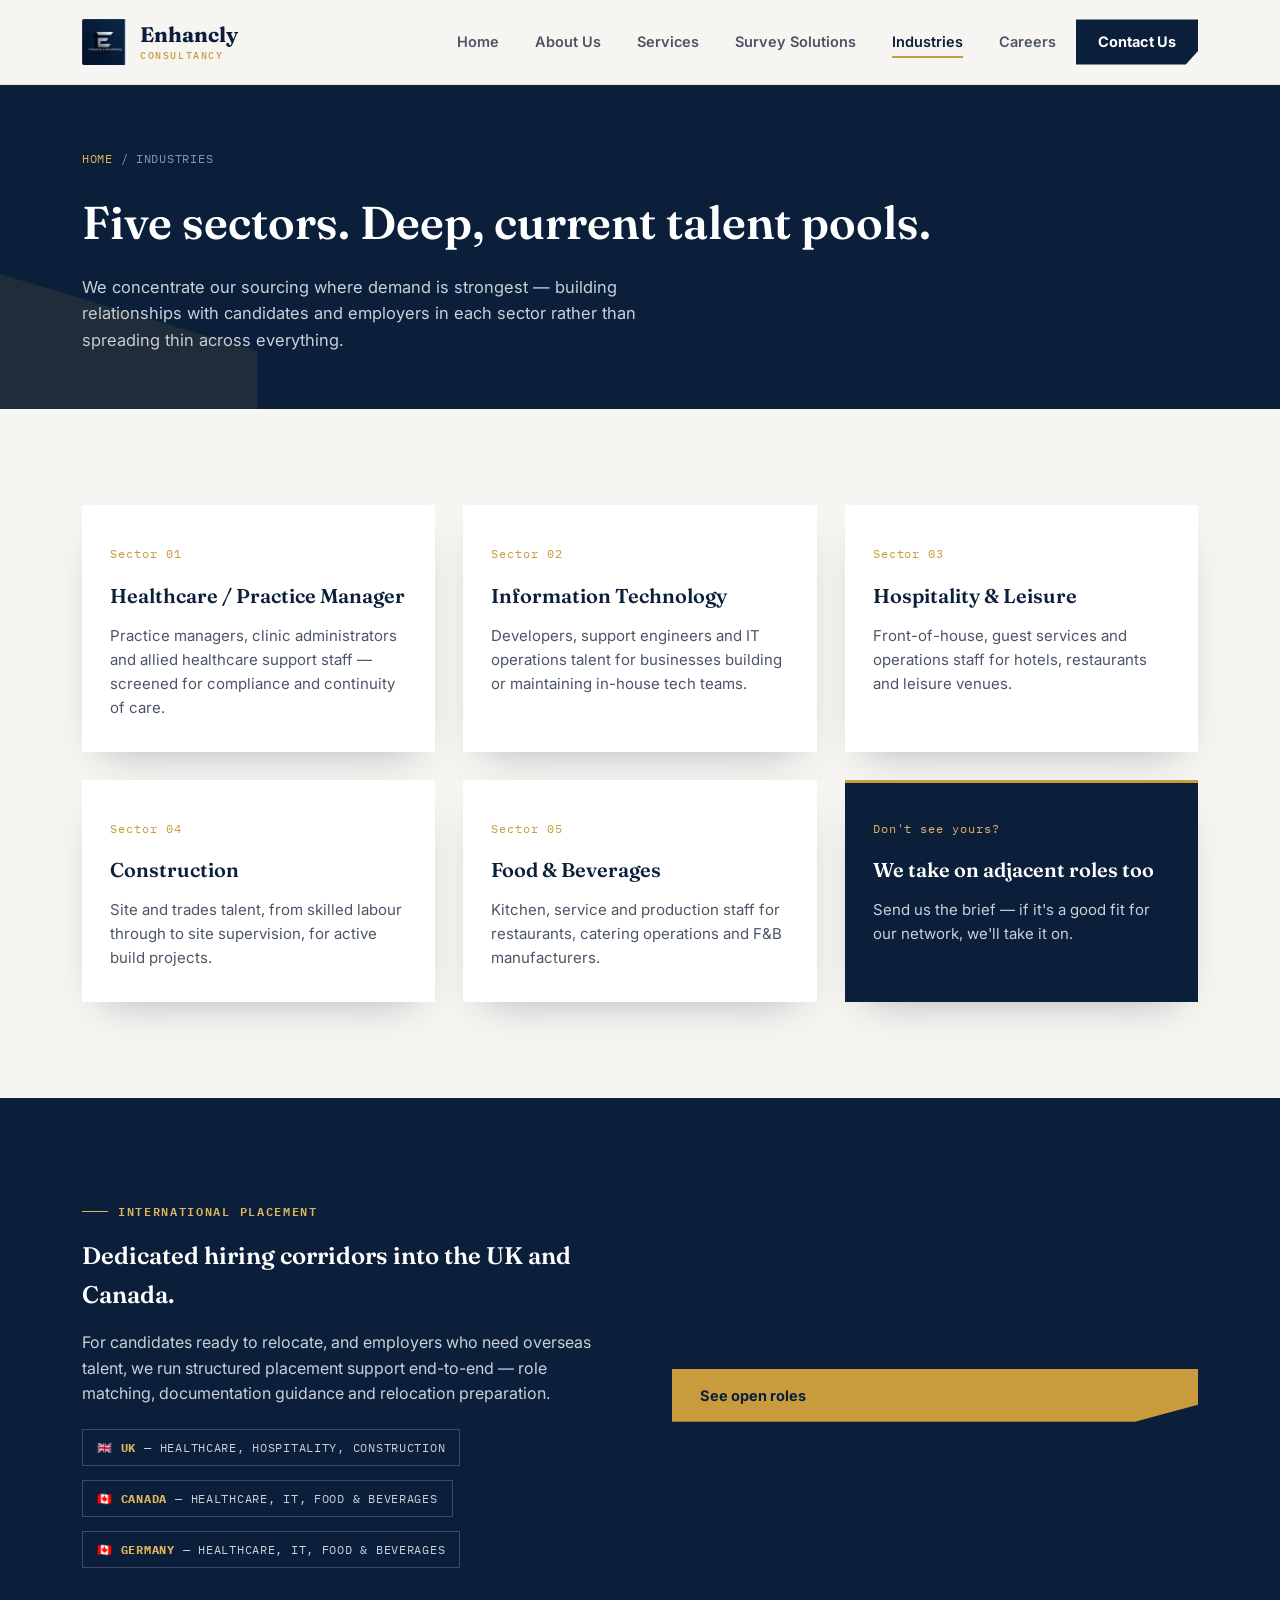
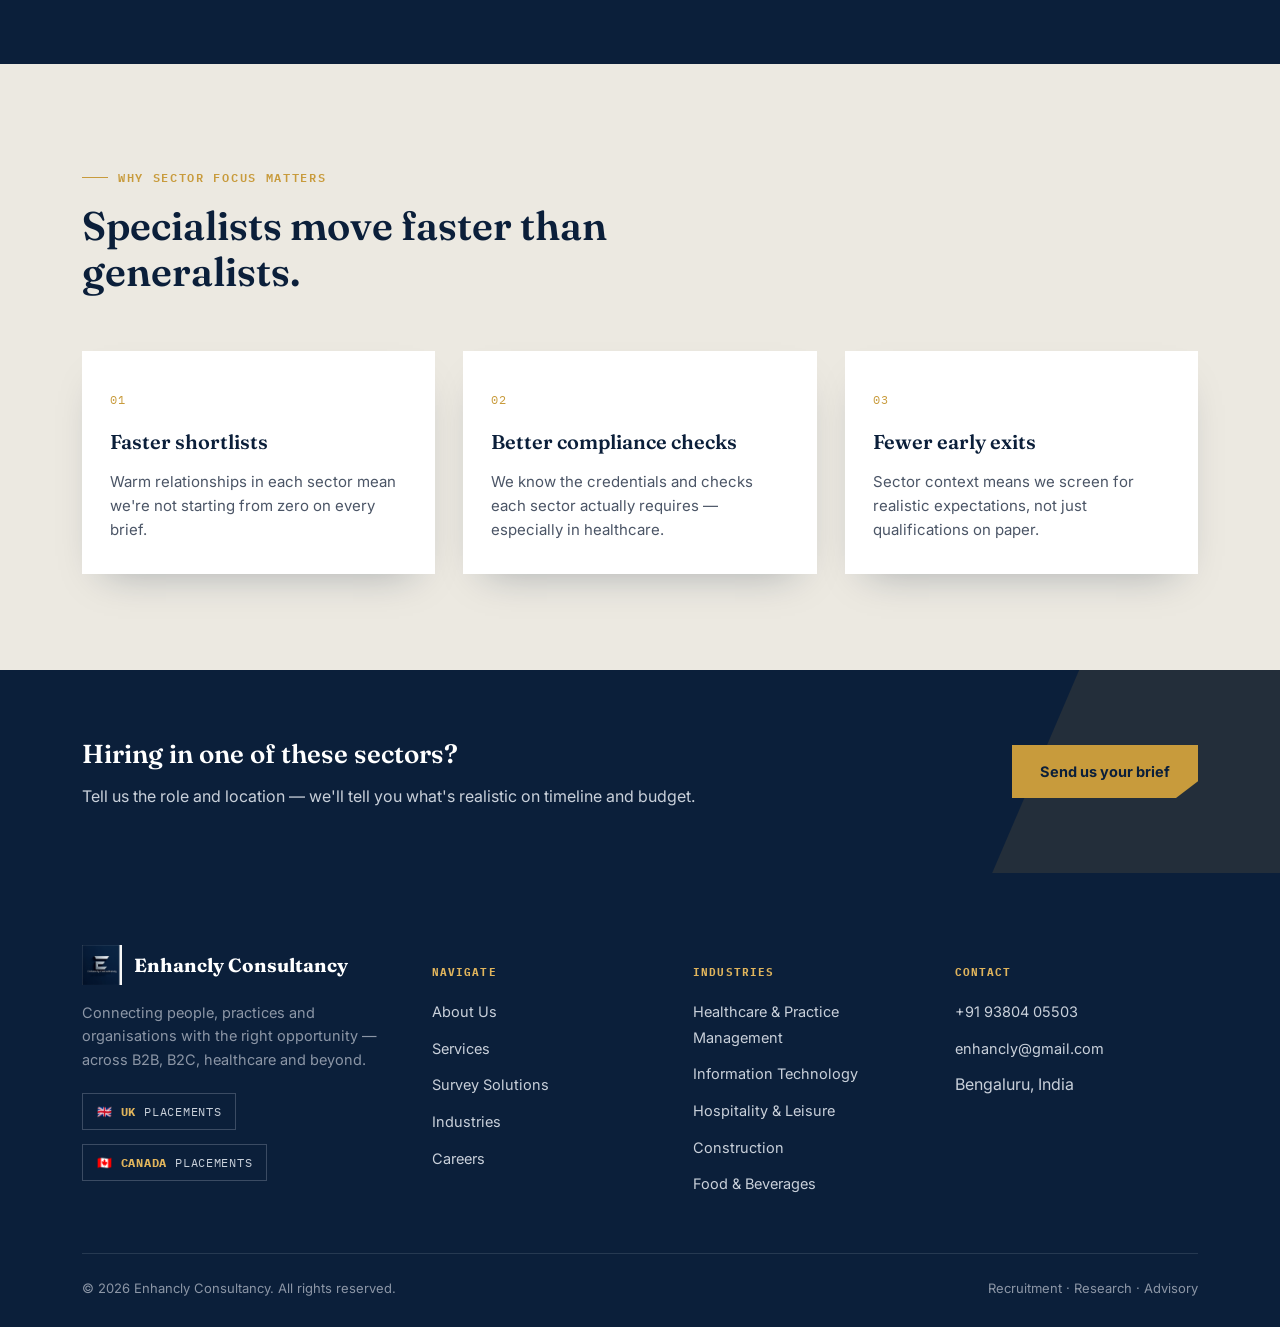
<file: industries.html>
<!DOCTYPE html>
<html lang="en">
<head>
<meta charset="UTF-8">
<meta name="viewport" content="width=device-width, initial-scale=1.0">
<title>Industries — Enhancly Consultancy</title>
<meta name="description" content="Enhancly Consultancy places talent across Healthcare, IT, Hospitality & Leisure, Construction and Food & Beverages in India, the UK and Canada.">
<link rel="icon" href="assets/logo.jpeg">
<link rel="stylesheet" href="css/style.css">
</head>
<body>

<header class="site-header">
  <div class="container">
    <a href="index.html" class="brand">
      <img src="assets/logo.jpeg" alt="Enhancly Consultancy logo">
      <span class="brand-name">Enhancly<span>Consultancy</span></span>
    </a>
    <nav class="nav-links" id="navLinks">
      <a href="index.html">Home</a>
      <a href="about.html">About Us</a>
      <a href="services.html">Services</a>
      <a href="survey-solutions.html">Survey Solutions</a>
      <a href="industries.html">Industries</a>
      <a href="careers.html">Careers</a>
      <a href="contact.html" class="nav-cta">Contact Us</a>
    </nav>
    <button class="nav-toggle" aria-label="Toggle navigation" aria-expanded="false">
      <span></span><span></span><span></span>
    </button>
  </div>
</header>

<section class="page-intro">
  <div class="container">
    <div class="crumb"><a href="index.html">Home</a> / Industries</div>
    <h1>Five sectors. Deep, current talent pools.</h1>
    <p>We concentrate our sourcing where demand is strongest — building relationships with candidates and employers in each sector rather than spreading thin across everything.</p>
  </div>
</section>

<section>
  <div class="container">
    <div class="grid-3">
      <div class="card reveal">
        <span class="num">Sector 01</span>
        <h3>Healthcare / Practice Manager</h3>
        <p>Practice managers, clinic administrators and allied healthcare support staff — screened for compliance and continuity of care.</p>
      </div>
      <div class="card reveal">
        <span class="num">Sector 02</span>
        <h3>Information Technology</h3>
        <p>Developers, support engineers and IT operations talent for businesses building or maintaining in-house tech teams.</p>
      </div>
      <div class="card reveal">
        <span class="num">Sector 03</span>
        <h3>Hospitality &amp; Leisure</h3>
        <p>Front-of-house, guest services and operations staff for hotels, restaurants and leisure venues.</p>
      </div>
      <div class="card reveal">
        <span class="num">Sector 04</span>
        <h3>Construction</h3>
        <p>Site and trades talent, from skilled labour through to site supervision, for active build projects.</p>
      </div>
      <div class="card reveal">
        <span class="num">Sector 05</span>
        <h3>Food &amp; Beverages</h3>
        <p>Kitchen, service and production staff for restaurants, catering operations and F&amp;B manufacturers.</p>
      </div>
      <div class="card reveal" style="background:var(--navy); border-top:3px solid var(--gold);">
        <span class="num" style="color:var(--gold-bright);">Don't see yours?</span>
        <h3 style="color:var(--white);">We take on adjacent roles too</h3>
        <p style="color:var(--platinum);">Send us the brief — if it's a good fit for our network, we'll take it on.</p>
      </div>
    </div>
  </div>
</section>

<section class="bg-navy">
  <div class="container">
    <div class="split">
      <div class="reveal">
        <span class="eyebrow">International placement</span>
        <h2 style="margin-top:16px;">Dedicated hiring corridors into the UK and Canada.</h2>
        <p style="margin-top:16px;">For candidates ready to relocate, and employers who need overseas talent, we run structured placement support end-to-end — role matching, documentation guidance and relocation preparation.</p>
        <div class="flag-row">
          <div class="flag-chip">🇬🇧 <strong>UK</strong> — Healthcare, Hospitality, Construction</div>
          <div class="flag-chip">🇨🇦 <strong>Canada</strong> — Healthcare, IT, Food &amp; Beverages</div>
          <div class="flag-chip">🇨🇦 <strong>Germany</strong> — Healthcare, IT, Food &amp; Beverages</div>
        </div>
        </div>
        <a href="careers.html" class="btn btn-primary" style="margin-top:28px;">See open roles</a>
      </div>
    </div>
  </div>
</section>

<section class="bg-dim">
  <div class="container">
    <div class="section-head reveal">
      <span class="eyebrow">Why sector focus matters</span>
      <h2>Specialists move faster than generalists.</h2>
    </div>
    <div class="grid-3">
      <div class="card reveal">
        <span class="num">01</span>
        <h3>Faster shortlists</h3>
        <p>Warm relationships in each sector mean we're not starting from zero on every brief.</p>
      </div>
      <div class="card reveal">
        <span class="num">02</span>
        <h3>Better compliance checks</h3>
        <p>We know the credentials and checks each sector actually requires — especially in healthcare.</p>
      </div>
      <div class="card reveal">
        <span class="num">03</span>
        <h3>Fewer early exits</h3>
        <p>Sector context means we screen for realistic expectations, not just qualifications on paper.</p>
      </div>
    </div>
  </div>
</section>

<section class="cta-band">
  <div class="container">
    <div>
      <h3>Hiring in one of these sectors?</h3>
      <p>Tell us the role and location — we'll tell you what's realistic on timeline and budget.</p>
    </div>
    <a href="contact.html" class="btn btn-primary">Send us your brief</a>
  </div>
</section>

<footer class="site-footer">
  <div class="container">
    <div class="footer-grid">
      <div>
        <div class="footer-brand"><img src="assets/logo.jpeg" alt="Enhancly Consultancy"><span>Enhancly Consultancy</span></div>
        <p class="tagline">Connecting people, practices and organisations with the right opportunity — across B2B, B2C, healthcare and beyond.</p>
        <div class="flag-row">
          <div class="flag-chip">🇬🇧 <strong>UK</strong> Placements</div>
          <div class="flag-chip">🇨🇦 <strong>Canada</strong> Placements</div>
        </div>
      </div>
      <div class="footer-col">
        <h5>Navigate</h5>
        <ul>
          <li><a href="about.html">About Us</a></li>
          <li><a href="services.html">Services</a></li>
          <li><a href="survey-solutions.html">Survey Solutions</a></li>
          <li><a href="industries.html">Industries</a></li>
          <li><a href="careers.html">Careers</a></li>
        </ul>
      </div>
      <div class="footer-col">
        <h5>Industries</h5>
        <ul>
          <li><a href="industries.html">Healthcare &amp; Practice Management</a></li>
          <li><a href="industries.html">Information Technology</a></li>
          <li><a href="industries.html">Hospitality &amp; Leisure</a></li>
          <li><a href="industries.html">Construction</a></li>
          <li><a href="industries.html">Food &amp; Beverages</a></li>
        </ul>
      </div>
      <div class="footer-col">
        <h5>Contact</h5>
        <ul>
          <li><a href="tel:+919380405503">+91 93804 05503</a></li>
          <li><a href="mailto:enhancly@gmail.com">enhancly@gmail.com</a></li>
          <li>Bengaluru, India</li>
        </ul>
      </div>
    </div>
    <div class="footer-bottom">
      <span>© 2026 Enhancly Consultancy. All rights reserved.</span>
      <span>Recruitment · Research · Advisory</span>
    </div>
  </div>
</footer>
<div class="to-top" aria-label="Back to top">↑</div>
<script src="js/main.js"></script>
</body>
</html>
</file>
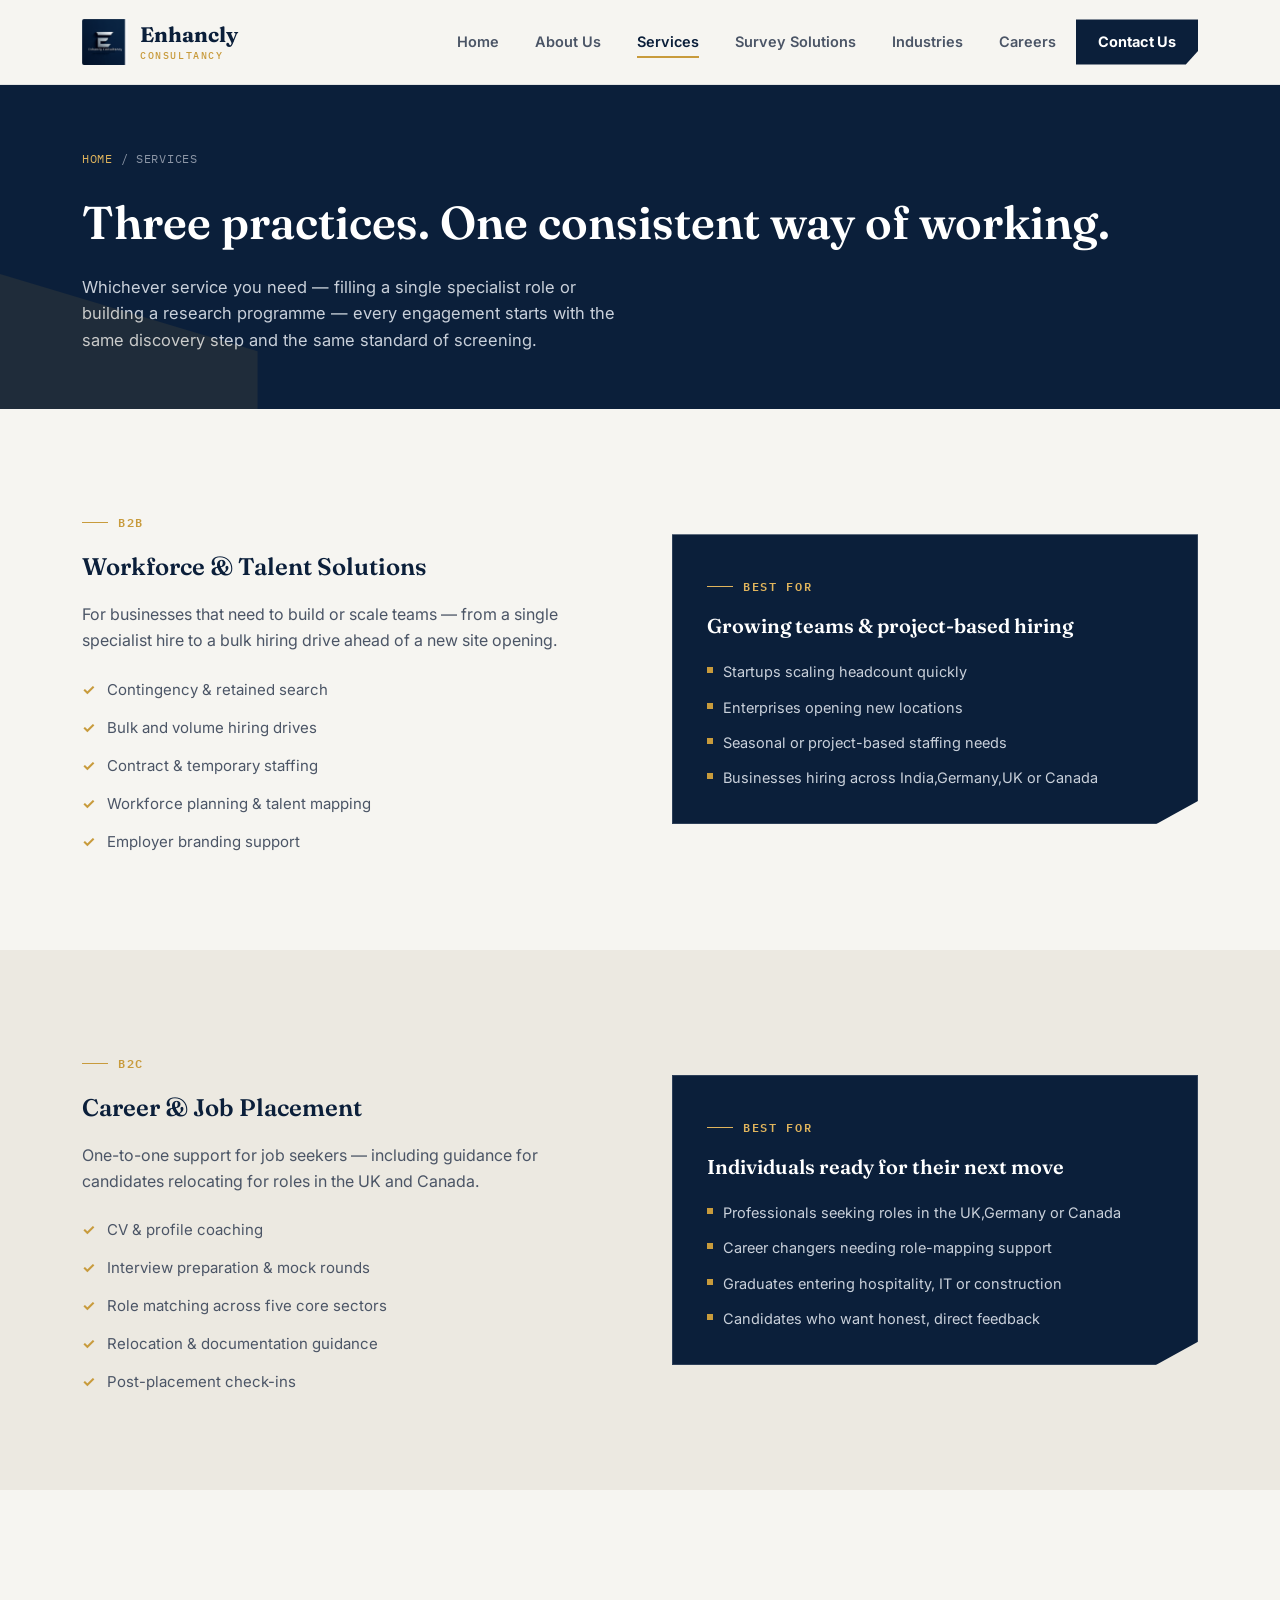
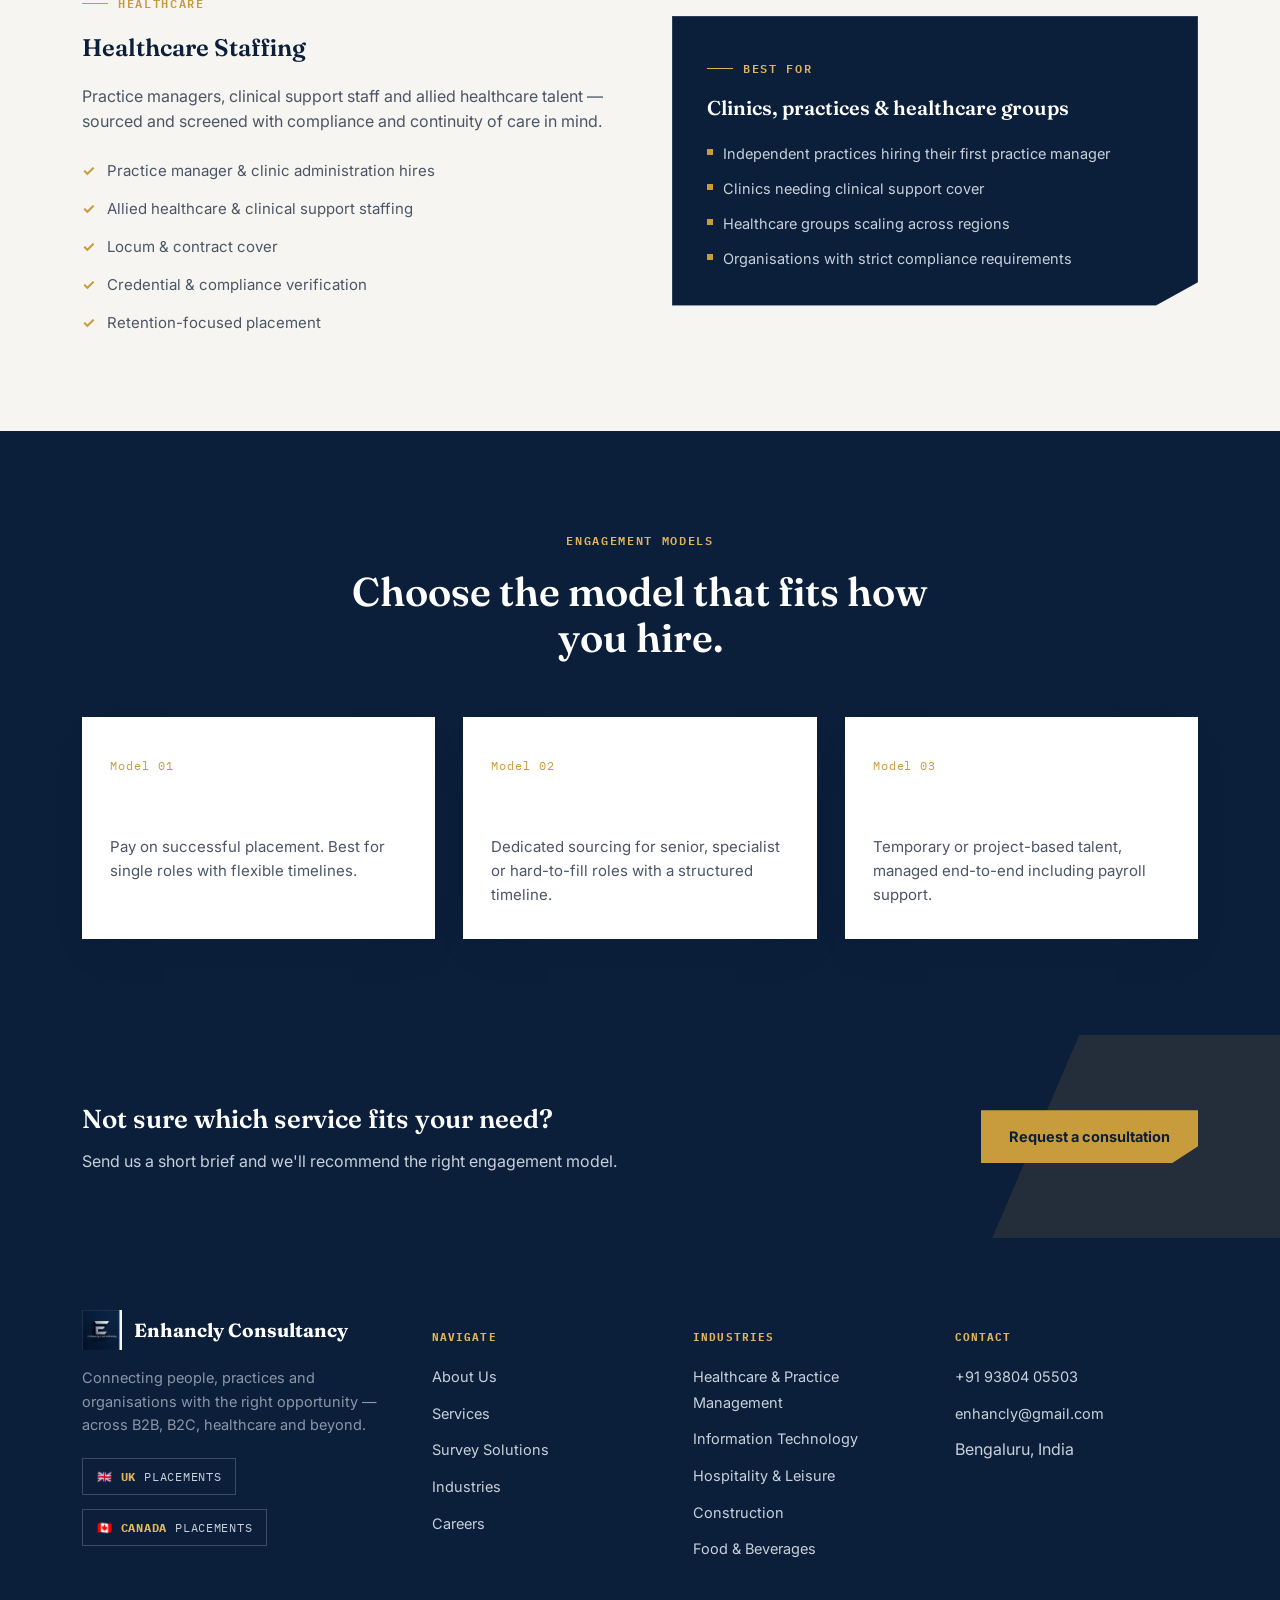
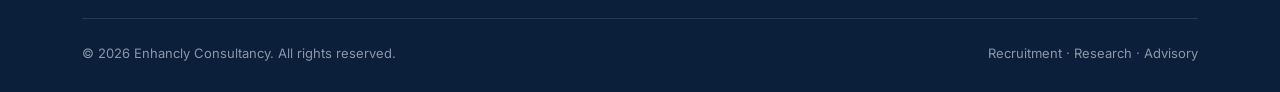
<file: services.html>
<!DOCTYPE html>
<html lang="en">
<head>
<meta charset="UTF-8">
<meta name="viewport" content="width=device-width, initial-scale=1.0">
<title>Services — Enhancly Consultancy</title>
<meta name="description" content="B2B workforce solutions, B2C career placement and healthcare staffing services from Enhancly Consultancy.">
<link rel="icon" href="assets/logo.jpeg">
<link rel="stylesheet" href="css/style.css">
</head>
<body>

<header class="site-header">
  <div class="container">
    <a href="index.html" class="brand">
      <img src="assets/logo.jpeg" alt="Enhancly Consultancy logo">
      <span class="brand-name">Enhancly<span>Consultancy</span></span>
    </a>
    <nav class="nav-links" id="navLinks">
      <a href="index.html">Home</a>
      <a href="about.html">About Us</a>
      <a href="services.html">Services</a>
      <a href="survey-solutions.html">Survey Solutions</a>
      <a href="industries.html">Industries</a>
      <a href="careers.html">Careers</a>
      <a href="contact.html" class="nav-cta">Contact Us</a>
    </nav>
    <button class="nav-toggle" aria-label="Toggle navigation" aria-expanded="false">
      <span></span><span></span><span></span>
    </button>
  </div>
</header>

<section class="page-intro">
  <div class="container">
    <div class="crumb"><a href="index.html">Home</a> / Services</div>
    <h1>Three practices. One consistent way of working.</h1>
    <p>Whichever service you need — filling a single specialist role or building a research programme — every engagement starts with the same discovery step and the same standard of screening.</p>
  </div>
</section>

<section>
  <div class="container">
    <div class="split">
      <div class="reveal">
        <span class="eyebrow">B2B</span>
        <h2 style="margin-top:16px;">Workforce &amp; Talent Solutions</h2>
        <p style="margin-top:16px; color:var(--ink-soft);">For businesses that need to build or scale teams — from a single specialist hire to a bulk hiring drive ahead of a new site opening.</p>
        <ul class="check-list" style="margin-top:24px;">
          <li>Contingency &amp; retained search</li>
          <li>Bulk and volume hiring drives</li>
          <li>Contract &amp; temporary staffing</li>
          <li>Workforce planning &amp; talent mapping</li>
          <li>Employer branding support</li>
        </ul>
      </div>
      <div class="hero-panel reveal" style="background: var(--navy);">
        <span class="eyebrow">Best for</span>
        <h3 style="margin-top:14px;">Growing teams &amp; project-based hiring</h3>
        <ul>
          <li>Startups scaling headcount quickly</li>
          <li>Enterprises opening new locations</li>
          <li>Seasonal or project-based staffing needs</li>
          <li>Businesses hiring across India,Germany,UK or Canada</li>
        </ul>
      </div>
    </div>
  </div>
</section>

<section class="bg-dim">
  <div class="container">
    <div class="split">
      <div class="hero-panel reveal" style="background: var(--navy); order:2;">
        <span class="eyebrow">Best for</span>
        <h3 style="margin-top:14px;">Individuals ready for their next move</h3>
        <ul>
          <li>Professionals seeking roles in the UK,Germany or Canada</li>
          <li>Career changers needing role-mapping support</li>
          <li>Graduates entering hospitality, IT or construction</li>
          <li>Candidates who want honest, direct feedback</li>
        </ul>
      </div>
      <div class="reveal" style="order:1;">
        <span class="eyebrow">B2C</span>
        <h2 style="margin-top:16px;">Career &amp; Job Placement</h2>
        <p style="margin-top:16px; color:var(--ink-soft);">One-to-one support for job seekers — including guidance for candidates relocating for roles in the UK and Canada.</p>
        <ul class="check-list" style="margin-top:24px;">
          <li>CV &amp; profile coaching</li>
          <li>Interview preparation &amp; mock rounds</li>
          <li>Role matching across five core sectors</li>
          <li>Relocation &amp; documentation guidance</li>
          <li>Post-placement check-ins</li>
        </ul>
      </div>
    </div>
  </div>
</section>

<section>
  <div class="container">
    <div class="split">
      <div class="reveal">
        <span class="eyebrow">Healthcare</span>
        <h2 style="margin-top:16px;">Healthcare Staffing</h2>
        <p style="margin-top:16px; color:var(--ink-soft);">Practice managers, clinical support staff and allied healthcare talent — sourced and screened with compliance and continuity of care in mind.</p>
        <ul class="check-list" style="margin-top:24px;">
          <li>Practice manager &amp; clinic administration hires</li>
          <li>Allied healthcare &amp; clinical support staffing</li>
          <li>Locum &amp; contract cover</li>
          <li>Credential &amp; compliance verification</li>
          <li>Retention-focused placement</li>
        </ul>
      </div>
      <div class="hero-panel reveal" style="background: var(--navy);">
        <span class="eyebrow">Best for</span>
        <h3 style="margin-top:14px;">Clinics, practices &amp; healthcare groups</h3>
        <ul>
          <li>Independent practices hiring their first practice manager</li>
          <li>Clinics needing clinical support cover</li>
          <li>Healthcare groups scaling across regions</li>
          <li>Organisations with strict compliance requirements</li>
        </ul>
      </div>
    </div>
  </div>
</section>

<section class="bg-navy">
  <div class="container">
    <div class="section-head center reveal" style="margin-left:auto;margin-right:auto;">
      <span class="eyebrow">Engagement models</span>
      <h2>Choose the model that fits how you hire.</h2>
    </div>
    <div class="grid-3">
      <div class="card reveal">
        <span class="num">Model 01</span>
        <h3>Contingency</h3>
        <p>Pay on successful placement. Best for single roles with flexible timelines.</p>
      </div>
      <div class="card reveal">
        <span class="num">Model 02</span>
        <h3>Retained search</h3>
        <p>Dedicated sourcing for senior, specialist or hard-to-fill roles with a structured timeline.</p>
      </div>
      <div class="card reveal">
        <span class="num">Model 03</span>
        <h3>Contract staffing</h3>
        <p>Temporary or project-based talent, managed end-to-end including payroll support.</p>
      </div>
    </div>
  </div>
</section>

<section class="cta-band">
  <div class="container">
    <div>
      <h3>Not sure which service fits your need?</h3>
      <p>Send us a short brief and we'll recommend the right engagement model.</p>
    </div>
    <a href="contact.html" class="btn btn-primary">Request a consultation</a>
  </div>
</section>

<footer class="site-footer">
  <div class="container">
    <div class="footer-grid">
      <div>
        <div class="footer-brand"><img src="assets/logo.jpeg" alt="Enhancly Consultancy"><span>Enhancly Consultancy</span></div>
        <p class="tagline">Connecting people, practices and organisations with the right opportunity — across B2B, B2C, healthcare and beyond.</p>
        <div class="flag-row">
          <div class="flag-chip">🇬🇧 <strong>UK</strong> Placements</div>
          <div class="flag-chip">🇨🇦 <strong>Canada</strong> Placements</div>
        </div>
      </div>
      <div class="footer-col">
        <h5>Navigate</h5>
        <ul>
          <li><a href="about.html">About Us</a></li>
          <li><a href="services.html">Services</a></li>
          <li><a href="survey-solutions.html">Survey Solutions</a></li>
          <li><a href="industries.html">Industries</a></li>
          <li><a href="careers.html">Careers</a></li>
        </ul>
      </div>
      <div class="footer-col">
        <h5>Industries</h5>
        <ul>
          <li><a href="industries.html">Healthcare &amp; Practice Management</a></li>
          <li><a href="industries.html">Information Technology</a></li>
          <li><a href="industries.html">Hospitality &amp; Leisure</a></li>
          <li><a href="industries.html">Construction</a></li>
          <li><a href="industries.html">Food &amp; Beverages</a></li>
        </ul>
      </div>
      <div class="footer-col">
        <h5>Contact</h5>
        <ul>
          <li><a href="tel:+919380405503">+91 93804 05503</a></li>
          <li><a href="mailto:enhancly@gmail.com">enhancly@gmail.com</a></li>
          <li>Bengaluru, India</li>
        </ul>
      </div>
    </div>
    <div class="footer-bottom">
      <span>© 2026 Enhancly Consultancy. All rights reserved.</span>
      <span>Recruitment · Research · Advisory</span>
    </div>
  </div>
</footer>
<div class="to-top" aria-label="Back to top">↑</div>
<script src="js/main.js"></script>
</body>
</html>
</file>
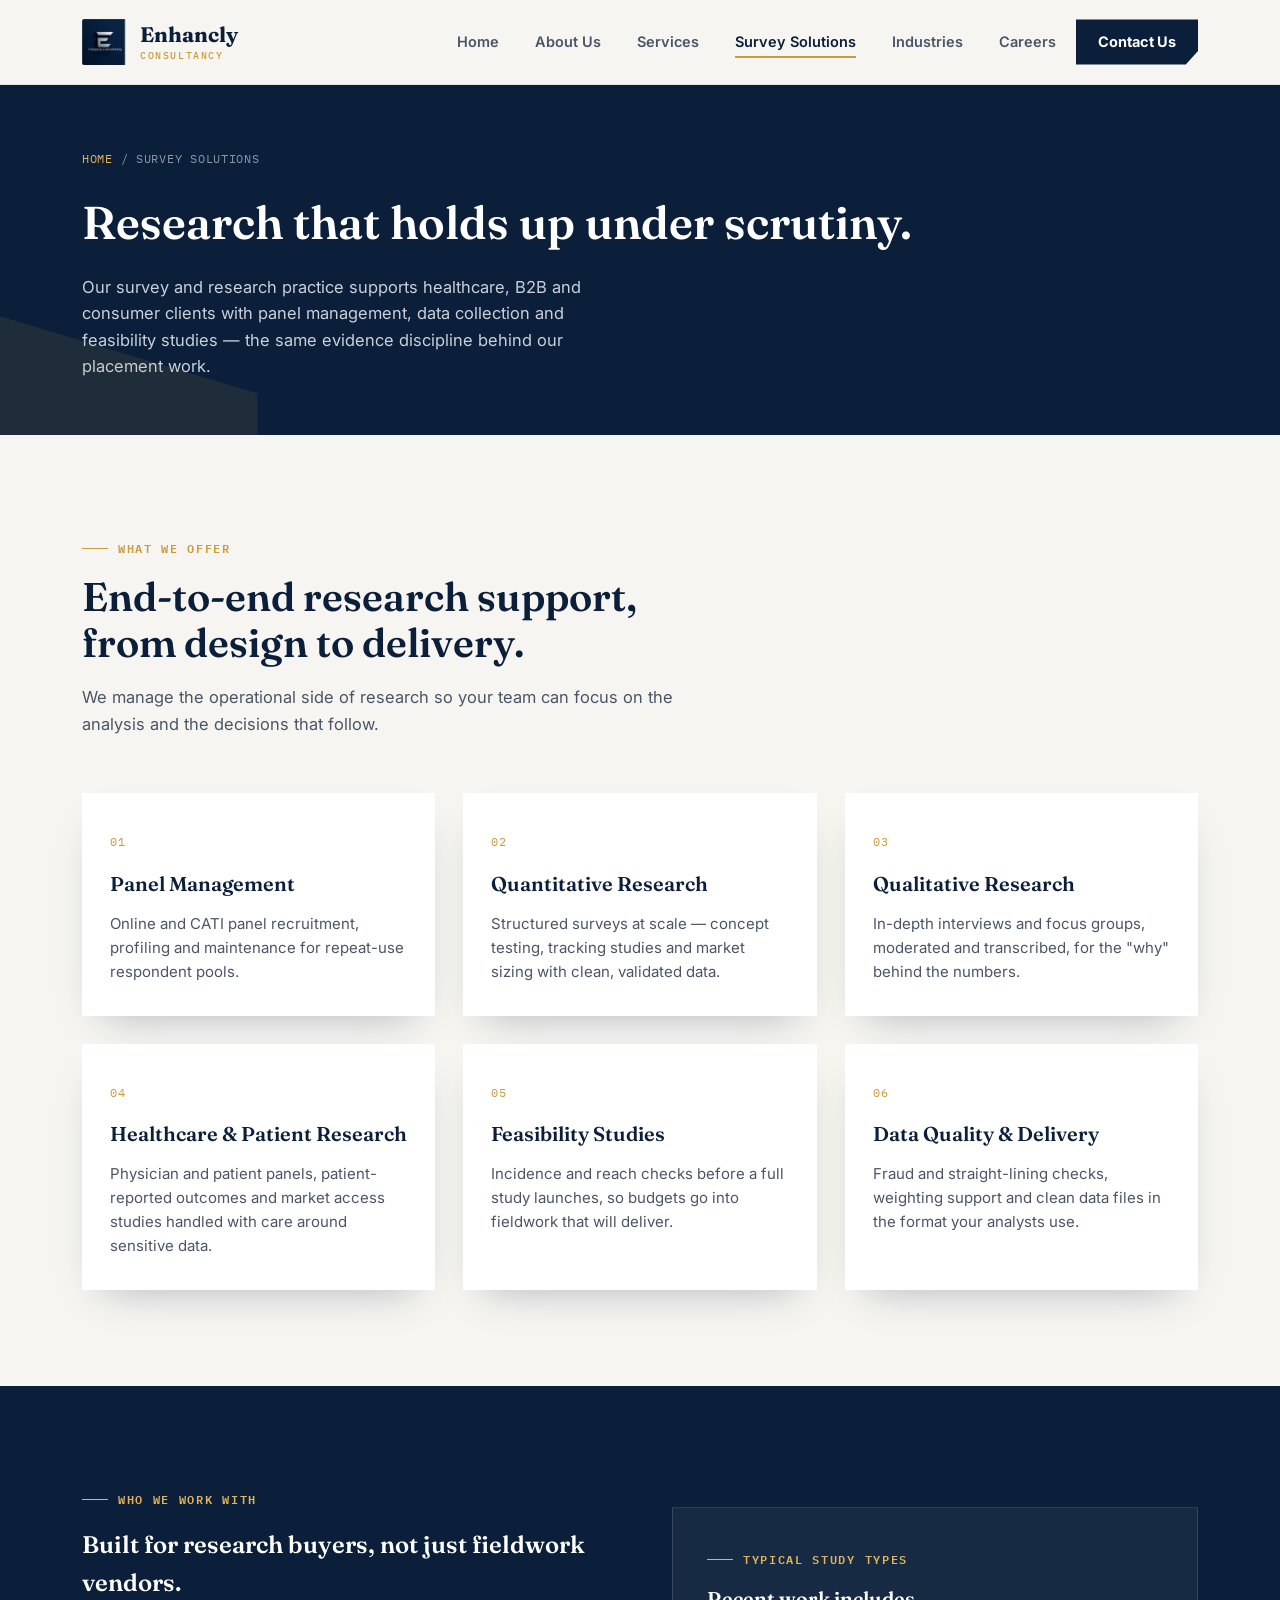
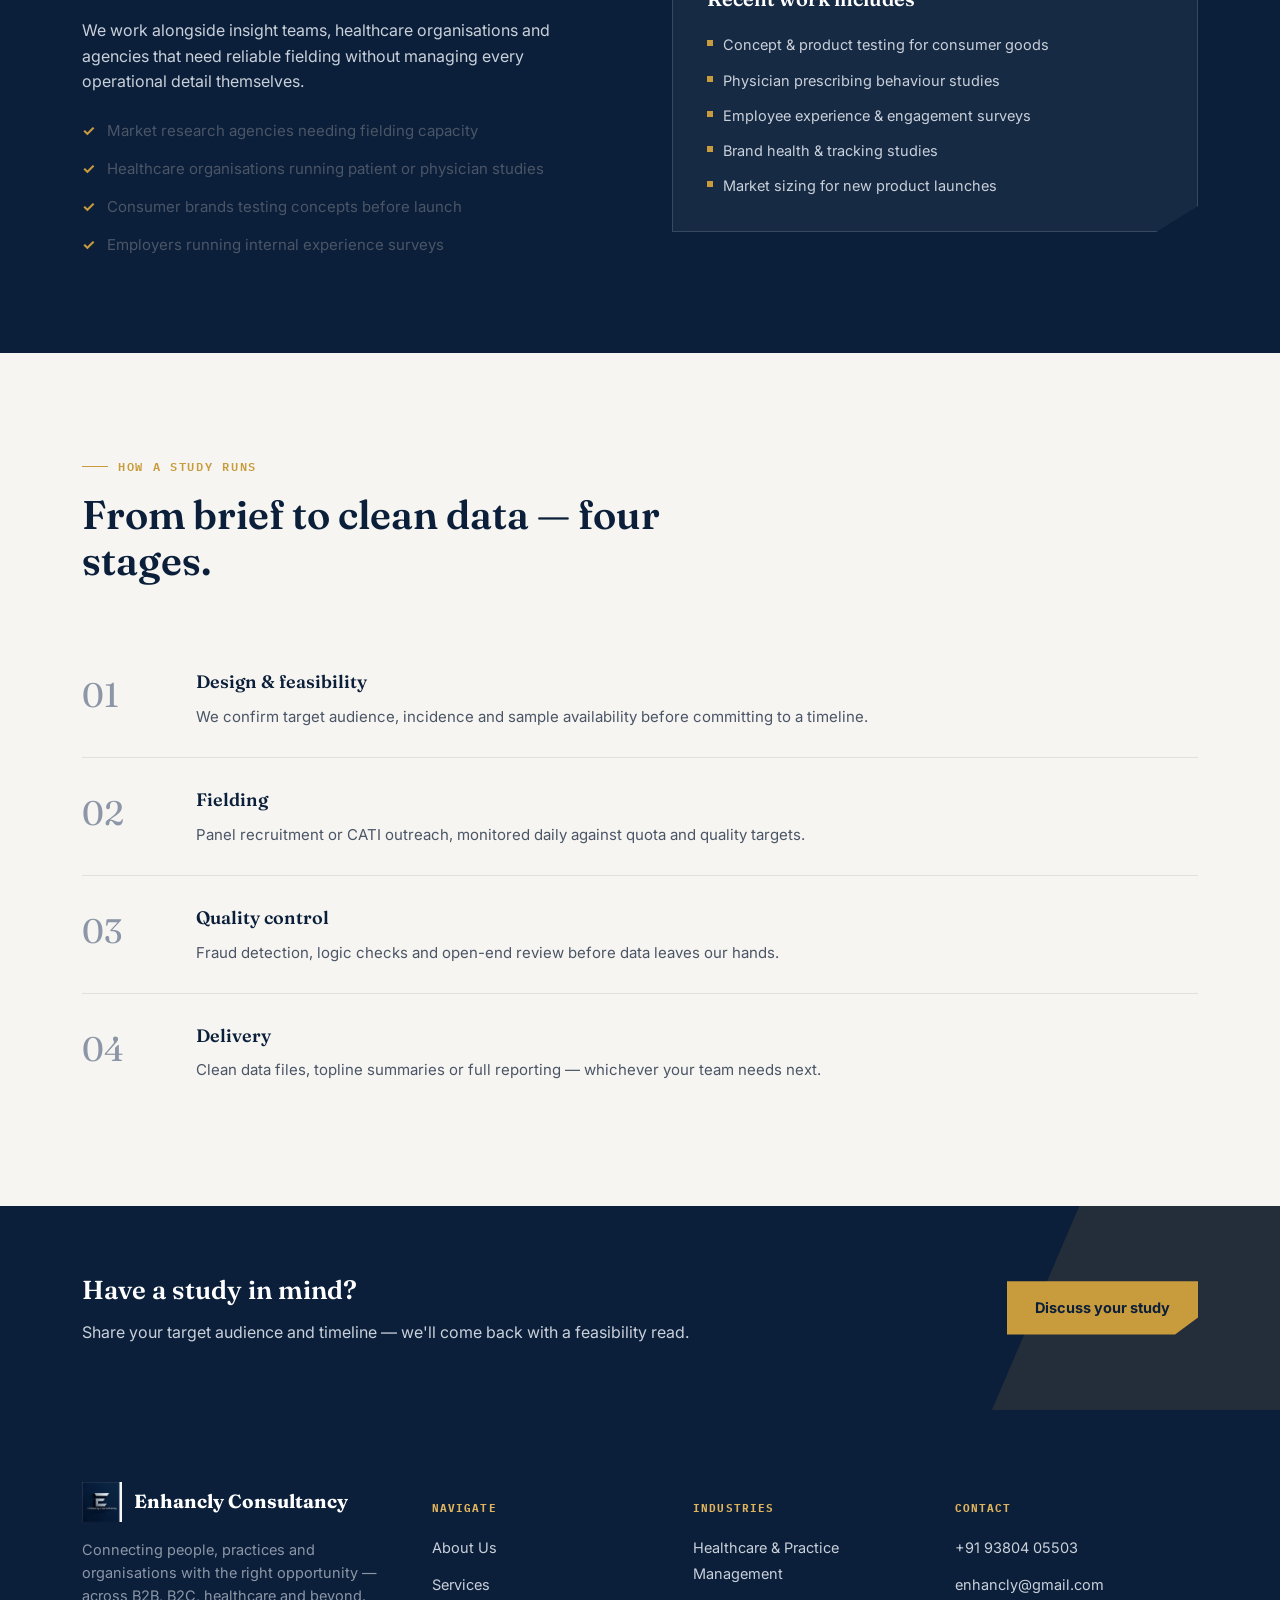
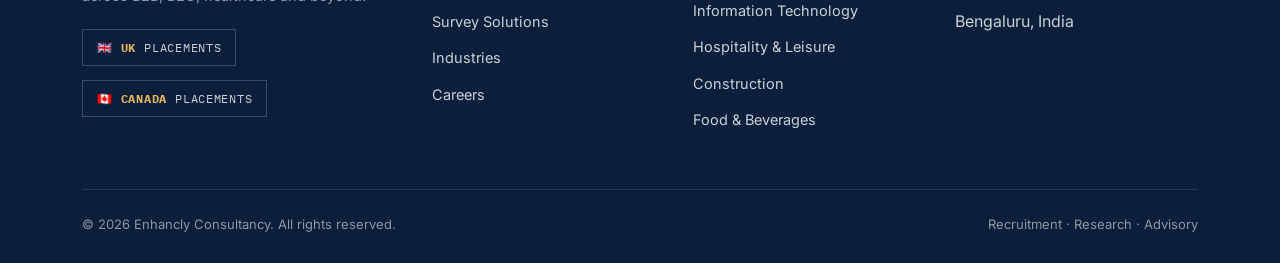
<file: survey-solutions.html>
<!DOCTYPE html>
<html lang="en">
<head>
<meta charset="UTF-8">
<meta name="viewport" content="width=device-width, initial-scale=1.0">
<title>Survey Solutions — Enhancly Consultancy</title>
<meta name="description" content="Panel management, quantitative and qualitative research, and feasibility studies from the Enhancly Consultancy research practice.">
<link rel="icon" href="assets/logo.jpeg">
<link rel="stylesheet" href="css/style.css">
</head>
<body>

<header class="site-header">
  <div class="container">
    <a href="index.html" class="brand">
      <img src="assets/logo.jpeg" alt="Enhancly Consultancy logo">
      <span class="brand-name">Enhancly<span>Consultancy</span></span>
    </a>
    <nav class="nav-links" id="navLinks">
      <a href="index.html">Home</a>
      <a href="about.html">About Us</a>
      <a href="services.html">Services</a>
      <a href="survey-solutions.html">Survey Solutions</a>
      <a href="industries.html">Industries</a>
      <a href="careers.html">Careers</a>
      <a href="contact.html" class="nav-cta">Contact Us</a>
    </nav>
    <button class="nav-toggle" aria-label="Toggle navigation" aria-expanded="false">
      <span></span><span></span><span></span>
    </button>
  </div>
</header>

<section class="page-intro">
  <div class="container">
    <div class="crumb"><a href="index.html">Home</a> / Survey Solutions</div>
    <h1>Research that holds up under scrutiny.</h1>
    <p>Our survey and research practice supports healthcare, B2B and consumer clients with panel management, data collection and feasibility studies — the same evidence discipline behind our placement work.</p>
  </div>
</section>

<section>
  <div class="container">
    <div class="section-head reveal">
      <span class="eyebrow">What we offer</span>
      <h2>End-to-end research support, from design to delivery.</h2>
      <p>We manage the operational side of research so your team can focus on the analysis and the decisions that follow.</p>
    </div>
    <div class="grid-3">
      <div class="card reveal">
        <span class="num">01</span>
        <h3>Panel Management</h3>
        <p>Online and CATI panel recruitment, profiling and maintenance for repeat-use respondent pools.</p>
      </div>
      <div class="card reveal">
        <span class="num">02</span>
        <h3>Quantitative Research</h3>
        <p>Structured surveys at scale — concept testing, tracking studies and market sizing with clean, validated data.</p>
      </div>
      <div class="card reveal">
        <span class="num">03</span>
        <h3>Qualitative Research</h3>
        <p>In-depth interviews and focus groups, moderated and transcribed, for the "why" behind the numbers.</p>
      </div>
      <div class="card reveal">
        <span class="num">04</span>
        <h3>Healthcare &amp; Patient Research</h3>
        <p>Physician and patient panels, patient-reported outcomes and market access studies handled with care around sensitive data.</p>
      </div>
      <div class="card reveal">
        <span class="num">05</span>
        <h3>Feasibility Studies</h3>
        <p>Incidence and reach checks before a full study launches, so budgets go into fieldwork that will deliver.</p>
      </div>
      <div class="card reveal">
        <span class="num">06</span>
        <h3>Data Quality &amp; Delivery</h3>
        <p>Fraud and straight-lining checks, weighting support and clean data files in the format your analysts use.</p>
      </div>
    </div>
  </div>
</section>

<section class="bg-navy">
  <div class="container">
    <div class="split">
      <div class="reveal">
        <span class="eyebrow">Who we work with</span>
        <h2 style="margin-top:16px;">Built for research buyers, not just fieldwork vendors.</h2>
        <p style="margin-top:16px;">We work alongside insight teams, healthcare organisations and agencies that need reliable fielding without managing every operational detail themselves.</p>
        <ul class="check-list" style="margin-top:24px;">
          <li>Market research agencies needing fielding capacity</li>
          <li>Healthcare organisations running patient or physician studies</li>
          <li>Consumer brands testing concepts before launch</li>
          <li>Employers running internal experience surveys</li>
        </ul>
      </div>
      <div class="hero-panel reveal">
        <span class="eyebrow">Typical study types</span>
        <h3 style="margin-top:14px;">Recent work includes</h3>
        <ul>
          <li>Concept &amp; product testing for consumer goods</li>
          <li>Physician prescribing behaviour studies</li>
          <li>Employee experience &amp; engagement surveys</li>
          <li>Brand health &amp; tracking studies</li>
          <li>Market sizing for new product launches</li>
        </ul>
      </div>
    </div>
  </div>
</section>

<section>
  <div class="container">
    <div class="section-head reveal">
      <span class="eyebrow">How a study runs</span>
      <h2>From brief to clean data — four stages.</h2>
    </div>
    <div class="process">
      <div class="process-item reveal">
        <span class="step-num">01</span>
        <div><h4>Design &amp; feasibility</h4><p>We confirm target audience, incidence and sample availability before committing to a timeline.</p></div>
      </div>
      <div class="process-item reveal">
        <span class="step-num">02</span>
        <div><h4>Fielding</h4><p>Panel recruitment or CATI outreach, monitored daily against quota and quality targets.</p></div>
      </div>
      <div class="process-item reveal">
        <span class="step-num">03</span>
        <div><h4>Quality control</h4><p>Fraud detection, logic checks and open-end review before data leaves our hands.</p></div>
      </div>
      <div class="process-item reveal">
        <span class="step-num">04</span>
        <div><h4>Delivery</h4><p>Clean data files, topline summaries or full reporting — whichever your team needs next.</p></div>
      </div>
    </div>
  </div>
</section>

<section class="cta-band">
  <div class="container">
    <div>
      <h3>Have a study in mind?</h3>
      <p>Share your target audience and timeline — we'll come back with a feasibility read.</p>
    </div>
    <a href="contact.html" class="btn btn-primary">Discuss your study</a>
  </div>
</section>

<footer class="site-footer">
  <div class="container">
    <div class="footer-grid">
      <div>
        <div class="footer-brand"><img src="assets/logo.jpeg" alt="Enhancly Consultancy"><span>Enhancly Consultancy</span></div>
        <p class="tagline">Connecting people, practices and organisations with the right opportunity — across B2B, B2C, healthcare and beyond.</p>
        <div class="flag-row">
          <div class="flag-chip">🇬🇧 <strong>UK</strong> Placements</div>
          <div class="flag-chip">🇨🇦 <strong>Canada</strong> Placements</div>
        </div>
      </div>
      <div class="footer-col">
        <h5>Navigate</h5>
        <ul>
          <li><a href="about.html">About Us</a></li>
          <li><a href="services.html">Services</a></li>
          <li><a href="survey-solutions.html">Survey Solutions</a></li>
          <li><a href="industries.html">Industries</a></li>
          <li><a href="careers.html">Careers</a></li>
        </ul>
      </div>
      <div class="footer-col">
        <h5>Industries</h5>
        <ul>
          <li><a href="industries.html">Healthcare &amp; Practice Management</a></li>
          <li><a href="industries.html">Information Technology</a></li>
          <li><a href="industries.html">Hospitality &amp; Leisure</a></li>
          <li><a href="industries.html">Construction</a></li>
          <li><a href="industries.html">Food &amp; Beverages</a></li>
        </ul>
      </div>
      <div class="footer-col">
        <h5>Contact</h5>
        <ul>
          <li><a href="tel:+919380405503">+91 93804 05503</a></li>
          <li><a href="mailto:enhancly@gmail.com">enhancly@gmail.com</a></li>
          <li>Bengaluru, India</li>
        </ul>
      </div>
    </div>
    <div class="footer-bottom">
      <span>© 2026 Enhancly Consultancy. All rights reserved.</span>
      <span>Recruitment · Research · Advisory</span>
    </div>
  </div>
</footer>
<div class="to-top" aria-label="Back to top">↑</div>
<script src="js/main.js"></script>
</body>
</html>
</file>
<file: css/style.css>
/* ==========================================================================
   Enhancly Consultancy — Design Tokens
   Navy Ink #0B1F3A · Deep Navy #132A4D · Platinum #C9D0DA
   Warm Gold #C89B3C · Paper #F6F5F1 · Ink Text #1B2430
   Display: Fraunces · Body: Inter · Utility: IBM Plex Mono
   ========================================================================== */

@import url('https://fonts.googleapis.com/css2?family=Fraunces:opsz,wght@9..144,400;9..144,500;9..144,600;9..144,700&family=Inter:wght@400;500;600;700&family=IBM+Plex+Mono:wght@500;600&display=swap');

:root{
  --navy: #0B1F3A;
  --navy-deep: #132A4D;
  --navy-soft: #1C3763;
  --platinum: #C9D0DA;
  --platinum-dim: #8C96A6;
  --gold: #C89B3C;
  --gold-bright: #E0B45C;
  --paper: #F6F5F1;
  --paper-dim: #ECE9E1;
  --ink: #1B2430;
  --ink-soft: #4B5566;
  --white: #FFFFFF;

  --font-display: 'Fraunces', serif;
  --font-body: 'Inter', sans-serif;
  --font-mono: 'IBM Plex Mono', monospace;

  --container: 1180px;
  --radius: 2px;
  --shadow-card: 0 18px 40px -22px rgba(11,31,58,0.35);
  --shadow-lift: 0 26px 60px -24px rgba(11,31,58,0.45);
  --ease: cubic-bezier(.22,.61,.36,1);
}

*, *::before, *::after{ box-sizing: border-box; }
html{ scroll-behavior: smooth; }

body{
  margin:0;
  background: var(--paper);
  color: var(--ink);
  font-family: var(--font-body);
  font-size: 16px;
  line-height: 1.6;
  -webkit-font-smoothing: antialiased;
}

img{ max-width:100%; display:block; }
a{ color: inherit; text-decoration: none; }
ul{ margin:0; padding:0; list-style:none; }
h1,h2,h3,h4{ font-family: var(--font-display); margin:0; font-weight:600; color: var(--navy); }
p{ margin:0; }

.container{
  max-width: var(--container);
  margin: 0 auto;
  padding: 0 32px;
}

@media (max-width: 640px){
  .container{ padding: 0 20px; }
}

/* Focus visibility */
a:focus-visible, button:focus-visible, input:focus-visible, textarea:focus-visible, select:focus-visible{
  outline: 2px solid var(--gold);
  outline-offset: 3px;
}

@media (prefers-reduced-motion: reduce){
  *{ animation-duration: 0.001ms !important; animation-iteration-count: 1 !important; transition-duration: 0.001ms !important; scroll-behavior: auto !important; }
}

/* --------------------------------------------------------------------
   Eyebrow / labels — utility mono type used for wayfinding, not decor
   -------------------------------------------------------------------- */
.eyebrow{
  font-family: var(--font-mono);
  font-size: 12px;
  font-weight: 600;
  letter-spacing: 0.14em;
  text-transform: uppercase;
  color: var(--gold);
  display: inline-flex;
  align-items: center;
  gap: 10px;
}
.eyebrow::before{
  content:'';
  width: 26px;
  height: 1px;
  background: var(--gold);
}

/* --------------------------------------------------------------------
   Signature motif: the angled ribbon-cut, lifted from the Enhancly
   mark's sliced letterform. Used sparingly as a structural device —
   section dividers, card corners, button edges.
   -------------------------------------------------------------------- */
.ribbon-cut{
  clip-path: polygon(0 0, 100% 0, 100% 78%, 92% 100%, 0 100%);
}
.ribbon-cut-rev{
  clip-path: polygon(8% 0, 100% 0, 100% 100%, 0 100%, 0 22%);
}
.divider-angled{
  height: 64px;
  background: var(--navy);
  clip-path: polygon(0 0, 100% 40%, 100% 100%, 0 60%);
  margin-top: -1px;
}

/* ==========================================================================
   Header / Nav
   ========================================================================== */
.site-header{
  position: sticky;
  top:0;
  z-index: 500;
  background: rgba(246,245,241,0.92);
  backdrop-filter: blur(10px);
  border-bottom: 1px solid rgba(11,31,58,0.08);
}
.site-header .container{
  display:flex;
  align-items:center;
  justify-content: space-between;
  height: 84px;
}
.brand{
  display:flex;
  align-items:center;
  gap: 12px;
}
.brand img{
  width: 46px;
  height: 46px;
  object-fit: cover;
  border-radius: var(--radius);
}
.brand-name{
  font-family: var(--font-display);
  font-weight: 700;
  font-size: 21px;
  color: var(--navy);
  line-height:1.1;
}
.brand-name span{
  display:block;
  font-family: var(--font-mono);
  font-size: 10px;
  font-weight: 500;
  letter-spacing: 0.16em;
  color: var(--gold);
  text-transform: uppercase;
  margin-top:3px;
}

.nav-links{
  display:flex;
  align-items:center;
  gap: 4px;
}
.nav-links a{
  font-size: 14.5px;
  font-weight: 600;
  color: var(--ink-soft);
  padding: 10px 16px;
  position: relative;
  transition: color .25s var(--ease);
}
.nav-links a::after{
  content:'';
  position:absolute;
  left:16px; right:16px; bottom:6px;
  height: 2px;
  background: var(--gold);
  transform: scaleX(0);
  transform-origin: left;
  transition: transform .3s var(--ease);
}
.nav-links a:hover{ color: var(--navy); }
.nav-links a:hover::after{ transform: scaleX(1); }
.nav-links a.active{ color: var(--navy); }
.nav-links a.active::after{ transform: scaleX(1); }

.nav-cta{
  background: var(--navy);
  color: var(--white) !important;
  padding: 11px 22px !important;
  clip-path: polygon(0 0, 100% 0, 100% 70%, 90% 100%, 0 100%);
  font-weight: 700 !important;
}
.nav-cta::after{ display:none; }
.nav-cta:hover{ background: var(--gold); color: var(--navy) !important; }

.nav-toggle{
  display:none;
  flex-direction:column;
  gap:5px;
  background:none;
  border:none;
  cursor:pointer;
  padding: 8px;
}
.nav-toggle span{
  width: 26px;
  height: 2px;
  background: var(--navy);
  transition: transform .3s var(--ease), opacity .3s var(--ease);
}
.nav-toggle.open span:nth-child(1){ transform: translateY(7px) rotate(45deg); }
.nav-toggle.open span:nth-child(2){ opacity:0; }
.nav-toggle.open span:nth-child(3){ transform: translateY(-7px) rotate(-45deg); }

@media (max-width: 980px){
  .nav-toggle{ display:flex; }
  .nav-links{
    position: fixed;
    top: 84px; left:0; right:0;
    background: var(--navy);
    flex-direction: column;
    align-items: stretch;
    padding: 12px 24px 28px;
    gap:0;
    max-height: 0;
    overflow:hidden;
    transition: max-height .4s var(--ease);
  }
  .nav-links.open{ max-height: 640px; }
  .nav-links a{
    color: var(--platinum);
    padding: 14px 4px;
    border-bottom: 1px solid rgba(255,255,255,0.08);
  }
  .nav-links a::after{ display:none; }
  .nav-links a.active, .nav-links a:hover{ color: var(--gold-bright); }
  .nav-cta{
    margin-top: 14px;
    text-align:center;
    clip-path:none;
    background: var(--gold);
    color: var(--navy) !important;
  }
}

/* ==========================================================================
   Hero
   ========================================================================== */
.hero{
  position: relative;
  background: var(--navy);
  color: var(--white);
  overflow: hidden;
  padding: 96px 0 120px;
}
.hero-grid-lines{
  position:absolute; inset:0;
  background-image:
    linear-gradient(rgba(201,208,218,0.06) 1px, transparent 1px),
    linear-gradient(90deg, rgba(201,208,218,0.06) 1px, transparent 1px);
  background-size: 64px 64px;
  mask-image: linear-gradient(to bottom, rgba(0,0,0,0.9), transparent 85%);
}
.hero-shape{
  position:absolute;
  top: -140px; right: -120px;
  width: 620px; height: 620px;
  background: linear-gradient(135deg, var(--navy-soft), var(--gold) 140%);
  opacity: 0.18;
  clip-path: polygon(30% 0, 100% 0, 100% 100%, 0 78%);
}
.hero .container{
  position: relative;
  display:grid;
  grid-template-columns: 1.15fr 0.85fr;
  gap: 56px;
  align-items:center;
}
.hero h1{
  color: var(--white);
  font-size: clamp(34px, 4.6vw, 58px);
  line-height: 1.08;
  letter-spacing: -0.01em;
}
.hero h1 em{
  font-style: normal;
  color: var(--gold-bright);
}
.hero p.lede{
  margin-top: 22px;
  font-size: 18px;
  color: var(--platinum);
  max-width: 46ch;
}
.hero-cta-row{
  margin-top: 34px;
  display:flex;
  gap: 16px;
  flex-wrap: wrap;
}
.hero-stats{
  margin-top: 56px;
  display:flex;
  gap: 40px;
  flex-wrap: wrap;
}
.hero-stats div strong{
  display:block;
  font-family: var(--font-display);
  font-size: 32px;
  color: var(--gold-bright);
}
.hero-stats div span{
  font-family: var(--font-mono);
  font-size: 11px;
  letter-spacing: 0.1em;
  text-transform: uppercase;
  color: var(--platinum-dim);
}
.hero-panel{
  background: rgba(255,255,255,0.05);
  border: 1px solid rgba(201,208,218,0.18);
  padding: 34px;
  clip-path: polygon(0 0, 100% 0, 100% 92%, 92% 100%, 0 100%);
  backdrop-filter: blur(6px);
}
.hero-panel .eyebrow{ color: var(--gold-bright); }
.hero-panel .eyebrow::before{ background: var(--gold-bright); }
.hero-panel h3{ color: var(--white); font-size: 20px; margin-top:14px; }
.hero-panel ul{ margin-top: 18px; display:flex; flex-direction:column; gap:12px; }
.hero-panel li{
  display:flex; gap:10px; align-items:flex-start;
  color: var(--platinum);
  font-size: 14.5px;
}
.hero-panel li::before{
  content:'';
  margin-top:7px;
  width:6px; height:6px;
  background: var(--gold);
  flex-shrink:0;
}

@media (max-width: 900px){
  .hero .container{ grid-template-columns: 1fr; }
  .hero{ padding: 56px 0 88px; }
}

/* ==========================================================================
   Buttons
   ========================================================================== */
.btn{
  display:inline-flex;
  align-items:center;
  gap:10px;
  font-family: var(--font-body);
  font-weight: 700;
  font-size: 14.5px;
  padding: 15px 28px;
  border: none;
  cursor: pointer;
  transition: transform .25s var(--ease), background .25s var(--ease), color .25s var(--ease);
}
.btn-primary{
  background: var(--gold);
  color: var(--navy);
  clip-path: polygon(0 0, 100% 0, 100% 68%, 88% 100%, 0 100%);
}
.btn-primary:hover{ background: var(--gold-bright); transform: translateY(-2px); }
.btn-ghost{
  background: transparent;
  color: var(--white);
  border: 1px solid rgba(255,255,255,0.35);
}
.btn-ghost:hover{ border-color: var(--gold-bright); color: var(--gold-bright); }
.btn-dark{
  background: var(--navy);
  color: var(--white);
  clip-path: polygon(0 0, 100% 0, 100% 68%, 88% 100%, 0 100%);
}
.btn-dark:hover{ background: var(--gold); color: var(--navy); transform: translateY(-2px); }

/* ==========================================================================
   Sections
   ========================================================================== */
section{ padding: 96px 0; }
.section-head{
  max-width: 640px;
  margin-bottom: 56px;
}
.section-head h2{
  margin-top: 16px;
  font-size: clamp(28px, 3.4vw, 40px);
  line-height:1.15;
}
.section-head p{
  margin-top: 18px;
  color: var(--ink-soft);
  font-size: 16.5px;
}
.section-head.center{ margin-left:auto; margin-right:auto; text-align:center; }
.section-head.center .eyebrow{ justify-content:center; }
.section-head.center .eyebrow::before{ display:none; }

.bg-navy{ background: var(--navy); color: var(--white); }
.bg-navy h2, .bg-navy h3, .bg-navy h4{ color: var(--white); }
.bg-navy p{ color: var(--platinum); }
.bg-navy .eyebrow{ color: var(--gold-bright); }
.bg-navy .eyebrow::before{ background: var(--gold-bright); }

.bg-dim{ background: var(--paper-dim); }

@media (max-width: 640px){
  section{ padding: 64px 0; }
}

/* --------------------------------------------------------------------
   Grids / Cards
   -------------------------------------------------------------------- */
.grid-3{ display:grid; grid-template-columns: repeat(3, 1fr); gap: 28px; }
.grid-2{ display:grid; grid-template-columns: repeat(2, 1fr); gap: 28px; }
.grid-4{ display:grid; grid-template-columns: repeat(4, 1fr); gap: 24px; }

@media (max-width: 980px){
  .grid-3, .grid-4{ grid-template-columns: repeat(2,1fr); }
}
@media (max-width: 640px){
  .grid-3, .grid-4, .grid-2{ grid-template-columns: 1fr; }
}

.card{
  background: var(--white);
  padding: 32px 28px;
  box-shadow: var(--shadow-card);
  border-top: 3px solid transparent;
  transition: border-color .3s var(--ease), transform .3s var(--ease);
}
.card:hover{ border-top-color: var(--gold); transform: translateY(-4px); }
.card .num{
  font-family: var(--font-mono);
  font-size: 12px;
  color: var(--gold);
  letter-spacing: 0.08em;
}
.card h3{
  font-size: 20px;
  margin-top: 14px;
}
.card p{
  margin-top: 12px;
  color: var(--ink-soft);
  font-size: 15px;
}
.card-icon{
  width: 48px; height: 48px;
  background: var(--navy);
  clip-path: polygon(0 0, 100% 0, 100% 68%, 82% 100%, 0 100%);
  display:flex; align-items:center; justify-content:center;
  margin-bottom: 6px;
}
.card-icon svg{ width:24px; height:24px; stroke: var(--gold-bright); }

/* Industry tiles */
.tile{
  position:relative;
  background: var(--navy);
  color:var(--white);
  padding: 26px 22px;
  min-height: 150px;
  display:flex; flex-direction:column; justify-content:flex-end;
  overflow:hidden;
  transition: transform .3s var(--ease);
}
.tile:hover{ transform: translateY(-4px); }
.tile::before{
  content:'';
  position:absolute; inset:0;
  background: linear-gradient(135deg, var(--navy-soft), var(--navy));
  opacity: 0.9;
  z-index:0;
}
.tile > *{ position:relative; z-index:1; }
.tile h4{ color: var(--white); font-size: 17px; }
.tile span{
  font-family: var(--font-mono);
  font-size: 11px;
  color: var(--gold-bright);
  letter-spacing: 0.08em;
  text-transform:uppercase;
}

/* Process / timeline */
.process{
  display:flex;
  flex-direction:column;
}
.process-item{
  display:grid;
  grid-template-columns: 90px 1fr;
  gap: 24px;
  padding: 28px 0;
  border-bottom: 1px solid rgba(11,31,58,0.1);
}
.process-item:last-child{ border-bottom:none; }
.process-item .step-num{
  font-family: var(--font-display);
  font-size: 34px;
  color: var(--platinum-dim);
}
.process-item h4{ font-size: 18px; }
.process-item p{ margin-top:8px; color: var(--ink-soft); font-size: 15px; }

/* Stats strip */
.stat-strip{
  display:grid;
  grid-template-columns: repeat(4,1fr);
  gap: 24px;
  border-top: 1px solid rgba(201,208,218,0.2);
  border-bottom: 1px solid rgba(201,208,218,0.2);
  padding: 40px 0;
}
.stat-strip div{ text-align:center; }
.stat-strip strong{
  display:block;
  font-family: var(--font-display);
  font-size: 36px;
  color: var(--gold-bright);
}
.stat-strip span{
  font-family: var(--font-mono);
  font-size: 11px;
  letter-spacing: 0.08em;
  text-transform: uppercase;
  color: var(--platinum);
}
@media (max-width: 640px){ .stat-strip{ grid-template-columns: repeat(2,1fr); } }

/* Testimonial / quote */
.quote-block{
  border-left: 3px solid var(--gold);
  padding-left: 26px;
}
.quote-block p{
  font-family: var(--font-display);
  font-size: 22px;
  line-height:1.5;
  color: var(--navy);
}
.quote-block footer{
  margin-top: 16px;
  font-family: var(--font-mono);
  font-size: 12px;
  letter-spacing: 0.06em;
  text-transform: uppercase;
  color: var(--ink-soft);
}

/* CTA band */
.cta-band{
  background: var(--navy);
  color:var(--white);
  padding: 64px 0;
  position:relative;
  overflow:hidden;
}
.cta-band::before{
  content:'';
  position:absolute;
  right:-10%; top:-40%;
  width: 420px; height:420px;
  background: var(--gold);
  opacity:0.12;
  clip-path: polygon(30% 0, 100% 0, 100% 100%, 0 70%);
}
.cta-band .container{
  position:relative;
  display:flex;
  align-items:center;
  justify-content:space-between;
  gap: 24px;
  flex-wrap:wrap;
}
.cta-band h3{ color:var(--white); font-size: 26px; max-width: 30ch; }
.cta-band p{ color: var(--platinum); margin-top:8px; }

/* Forms */
.form-grid{
  display:grid;
  grid-template-columns: 1fr 1fr;
  gap: 20px;
}
.form-grid .full{ grid-column: 1 / -1; }
label{
  display:block;
  font-family: var(--font-mono);
  font-size: 11px;
  letter-spacing: 0.08em;
  text-transform: uppercase;
  color: var(--ink-soft);
  margin-bottom: 8px;
}
input, textarea, select{
  width:100%;
  padding: 13px 14px;
  border: 1px solid rgba(11,31,58,0.18);
  background: var(--white);
  font-family: var(--font-body);
  font-size: 14.5px;
  color: var(--ink);
}
textarea{ resize: vertical; min-height: 120px; }
input:focus, textarea:focus, select:focus{ border-color: var(--gold); }
@media (max-width: 640px){ .form-grid{ grid-template-columns: 1fr; } }

.form-status{
  margin-top: 16px;
  font-size: 14px;
  font-weight:600;
  display:none;
}
.form-status.show{ display:block; }

/* Breadcrumb / page intro (inner pages) */
.page-intro{
  background: var(--navy);
  color: var(--white);
  padding: 64px 0 56px;
  position:relative;
  overflow:hidden;
}
.page-intro::after{
  content:'';
  position:absolute; left:-8%; bottom:-60%;
  width: 360px; height:360px;
  background: var(--gold);
  opacity: 0.1;
  clip-path: polygon(0 0,100% 30%,100% 100%,0 100%);
}
.page-intro .container{ position:relative; }
.page-intro h1{ color:var(--white); font-size: clamp(30px,4vw,46px); }
.page-intro p{ color: var(--platinum); margin-top:14px; max-width: 56ch; font-size:16.5px; }
.crumb{
  font-family: var(--font-mono);
  font-size: 12px;
  color: var(--platinum-dim);
  letter-spacing: 0.06em;
  margin-bottom: 18px;
  text-transform: uppercase;
}
.crumb a{ color: var(--gold-bright); }

/* Value list w/ check */
.check-list{ display:flex; flex-direction:column; gap:14px; }
.check-list li{ display:flex; gap:12px; align-items:flex-start; font-size:15px; color:var(--ink-soft); }
.check-list li::before{
  content:'✓';
  color: var(--gold);
  font-weight:700;
  flex-shrink:0;
}

/* Two column media/text */
.split{
  display:grid;
  grid-template-columns: 1fr 1fr;
  gap: 64px;
  align-items:center;
}
@media (max-width: 900px){ .split{ grid-template-columns:1fr; gap:36px; } }

.media-frame{
  background: var(--navy);
  padding: 8px;
  clip-path: polygon(0 0, 100% 0, 100% 94%, 94% 100%, 0 100%);
}
.media-frame img{ width:100%; }

/* Job list */
.job-row{
  display:grid;
  grid-template-columns: 1fr auto auto auto;
  gap:18px;
  align-items:center;
  padding: 22px 0;
  border-bottom: 1px solid rgba(11,31,58,0.1);
}
.job-row h4{ font-size:16.5px; }
.job-row .tag{
  font-family: var(--font-mono);
  font-size: 11px;
  letter-spacing:0.06em;
  text-transform:uppercase;
  color: var(--ink-soft);
  background: var(--paper-dim);
  padding: 6px 12px;
}
.job-row .loc{ font-size:14px; color: var(--ink-soft); }
@media (max-width: 720px){
  .job-row{ grid-template-columns: 1fr; gap:10px; }
}

/* Flags row (UK / Canada emphasis, echoes source poster) */
.flag-row{ display:flex; gap:14px; align-items:center; margin-top:22px; flex-wrap:wrap; }
.flag-chip{
  display:flex; align-items:center; gap:8px;
  font-family: var(--font-mono);
  font-size:12px;
  letter-spacing:0.06em;
  text-transform:uppercase;
  color: var(--platinum);
  border:1px solid rgba(201,208,218,0.25);
  padding: 8px 14px;
}
.flag-chip strong{ color:var(--gold-bright); }

/* ==========================================================================
   Footer
   ========================================================================== */
.site-footer{
  background: var(--navy);
  color: var(--platinum);
  padding: 72px 0 28px;
}
.footer-grid{
  display:grid;
  grid-template-columns: 1.4fr 1fr 1fr 1.1fr;
  gap: 40px;
}
.footer-brand{ display:flex; align-items:center; gap:12px; margin-bottom:16px; }
.footer-brand img{ width:40px; height:40px; }
.footer-brand span{
  font-family: var(--font-display);
  font-weight:700; font-size:19px; color: var(--white);
}
.site-footer p.tagline{ font-size:14.5px; color: var(--platinum-dim); max-width: 34ch; }
.footer-col h5{
  font-family: var(--font-mono);
  font-size: 11px;
  letter-spacing: 0.1em;
  text-transform: uppercase;
  color: var(--gold-bright);
  margin-bottom: 18px;
}
.footer-col ul{ display:flex; flex-direction:column; gap: 11px; }
.footer-col a{ font-size: 14.5px; color: var(--platinum); transition: color .2s; }
.footer-col a:hover{ color: var(--gold-bright); }
.footer-bottom{
  margin-top: 56px;
  padding-top: 24px;
  border-top: 1px solid rgba(201,208,218,0.14);
  display:flex;
  justify-content:space-between;
  flex-wrap:wrap;
  gap:10px;
  font-size: 13px;
  color: var(--platinum-dim);
}
@media (max-width: 900px){
  .footer-grid{ grid-template-columns: 1fr 1fr; }
}
@media (max-width: 560px){
  .footer-grid{ grid-template-columns: 1fr; }
}

/* Reveal-on-scroll */
.reveal{ opacity:0; transform: translateY(24px); transition: opacity .7s var(--ease), transform .7s var(--ease); }
.reveal.in{ opacity:1; transform: translateY(0); }

/* Back to top */
.to-top{
  position: fixed;
  right: 24px; bottom: 24px;
  width: 46px; height:46px;
  background: var(--navy);
  color: var(--gold-bright);
  display:flex; align-items:center; justify-content:center;
  opacity:0; pointer-events:none;
  transition: opacity .3s var(--ease), transform .3s var(--ease);
  z-index: 400;
  cursor:pointer;
  clip-path: polygon(0 0, 100% 0, 100% 68%, 82% 100%, 0 100%);
}
.to-top.show{ opacity:1; pointer-events:auto; }
.to-top:hover{ background: var(--gold); color: var(--navy); }
</file>
